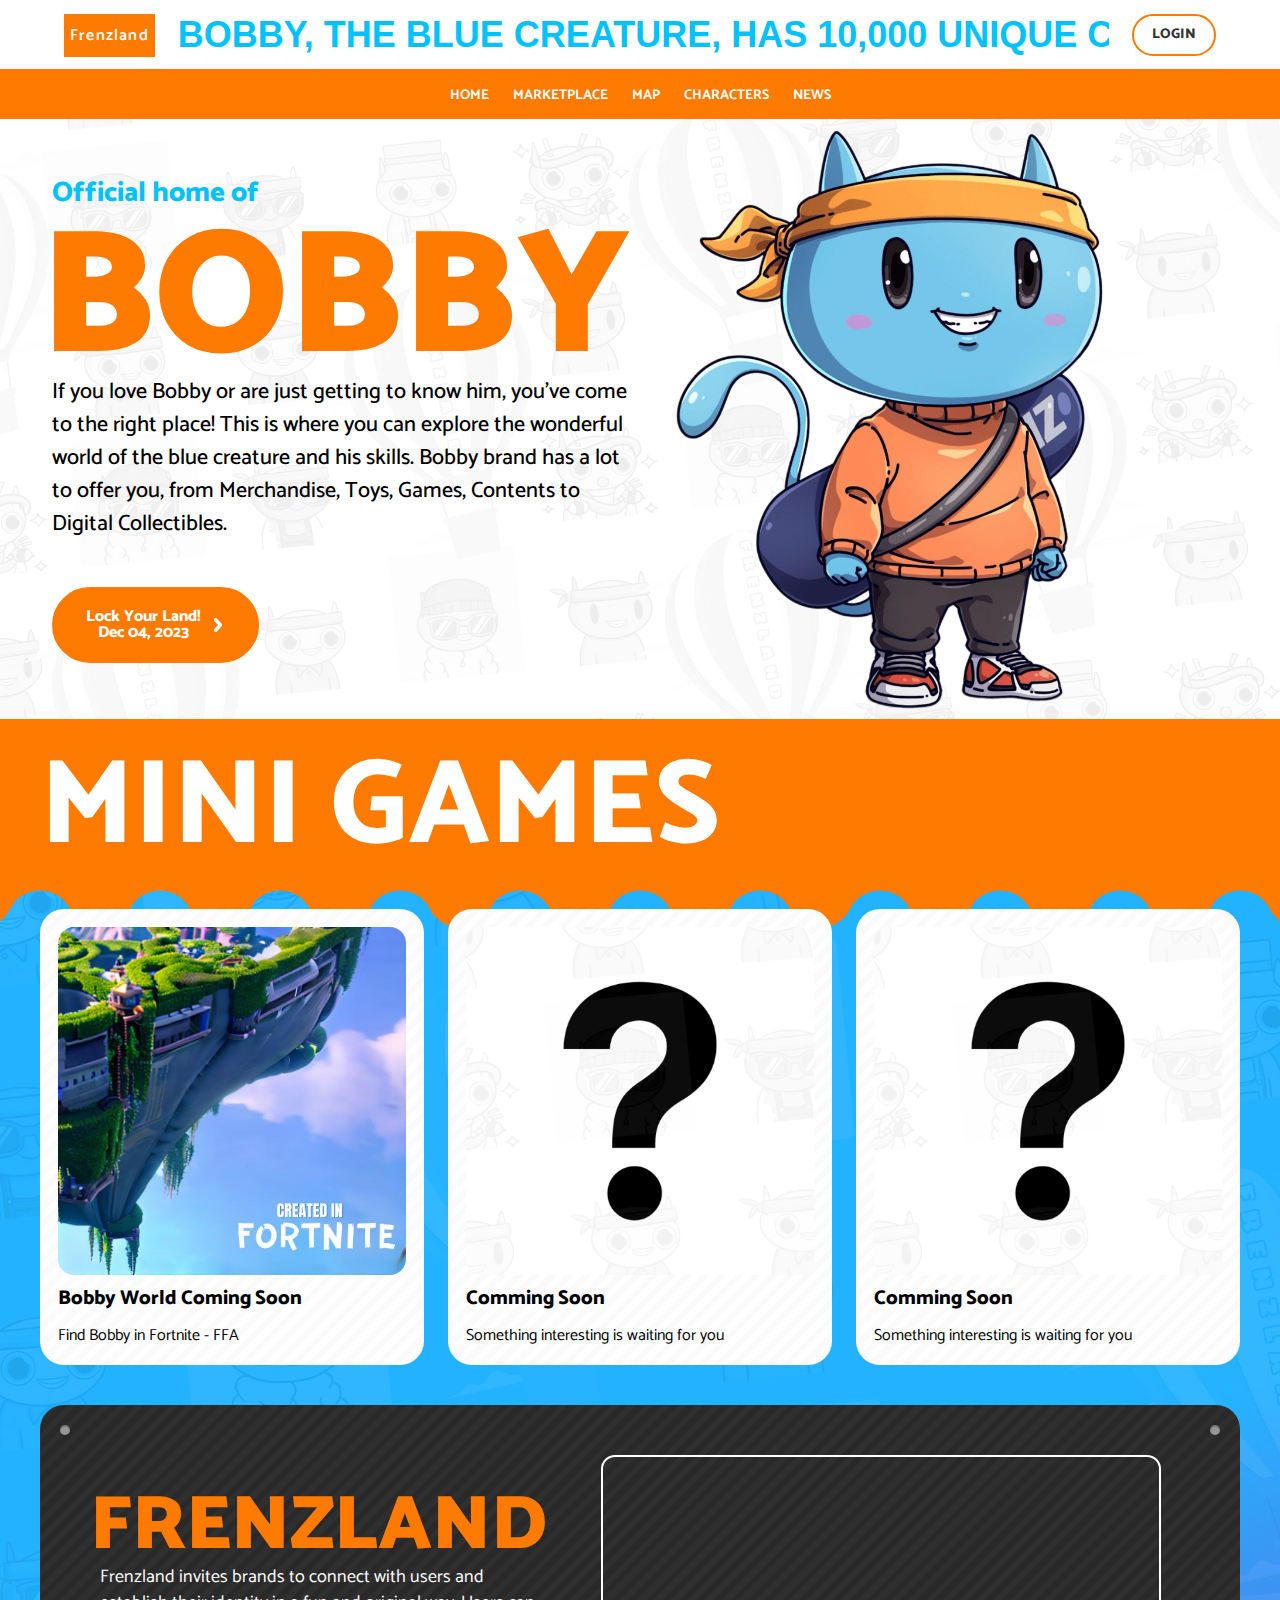
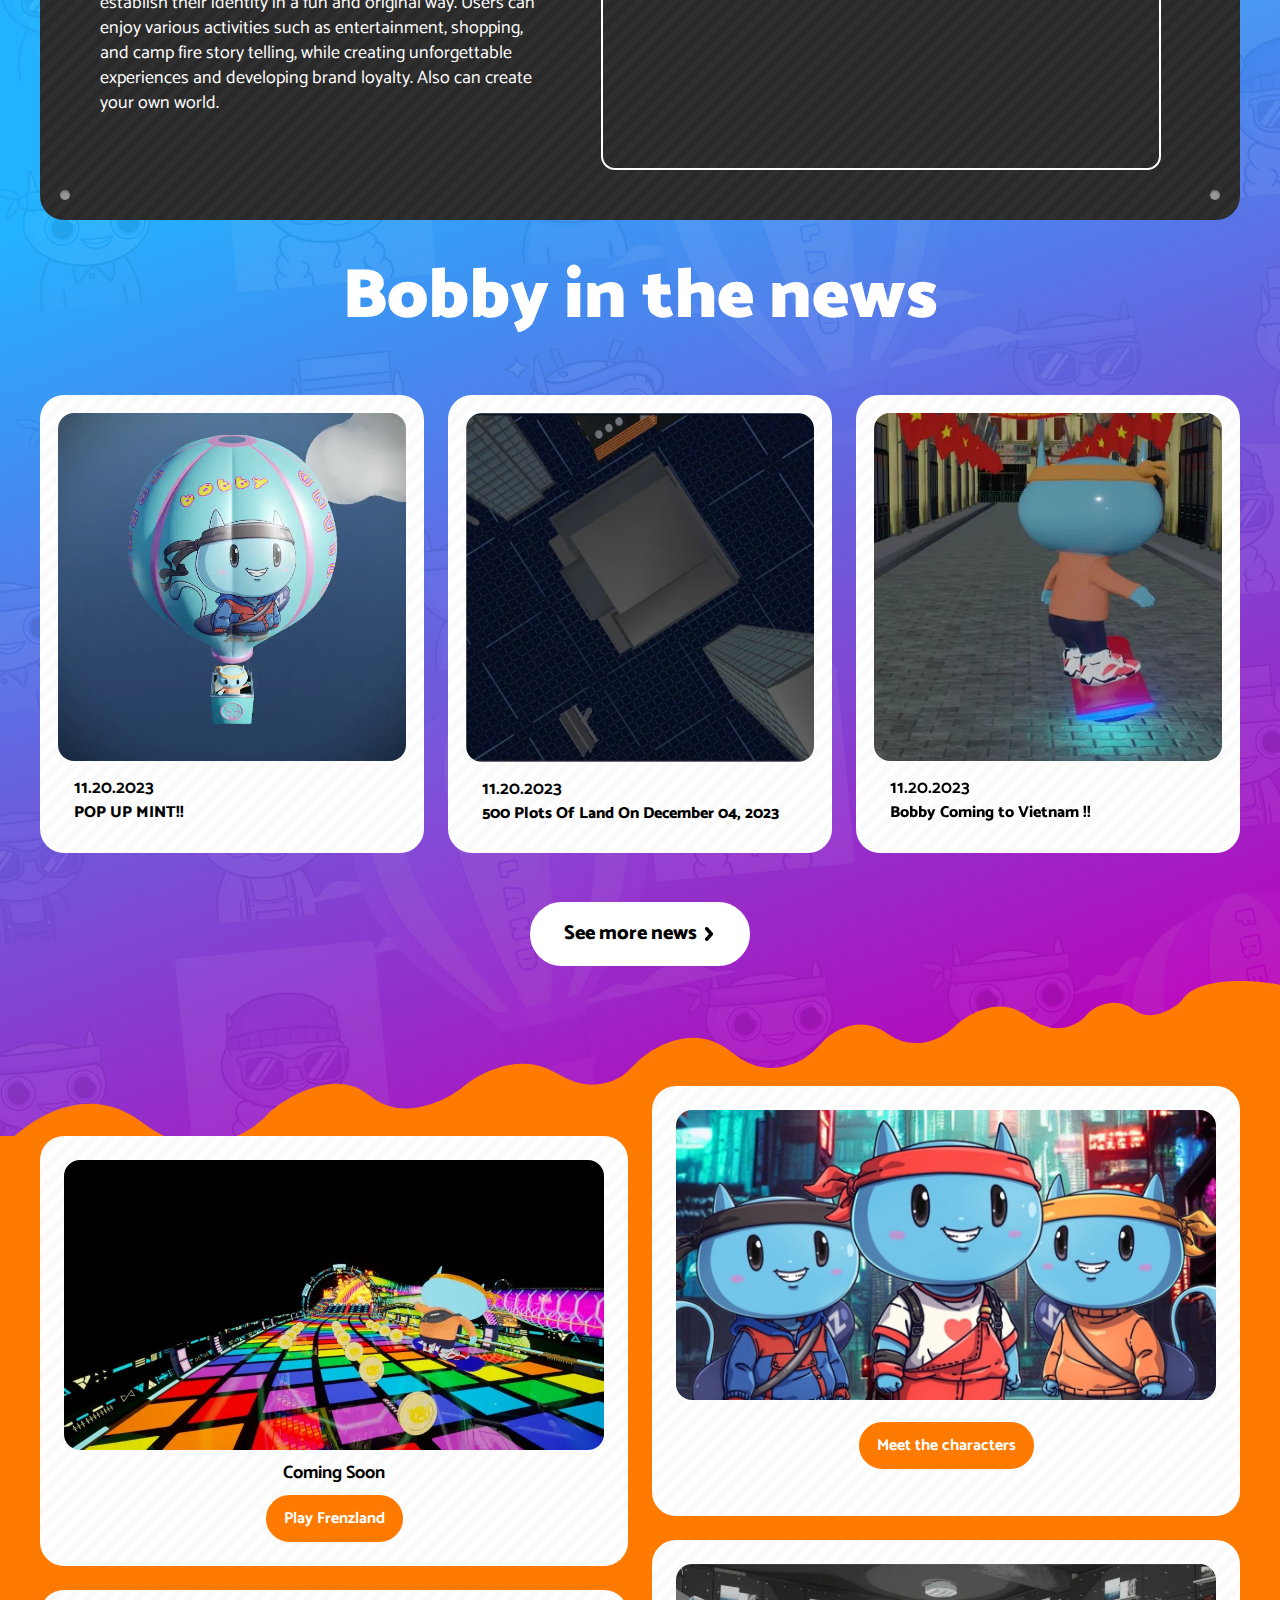
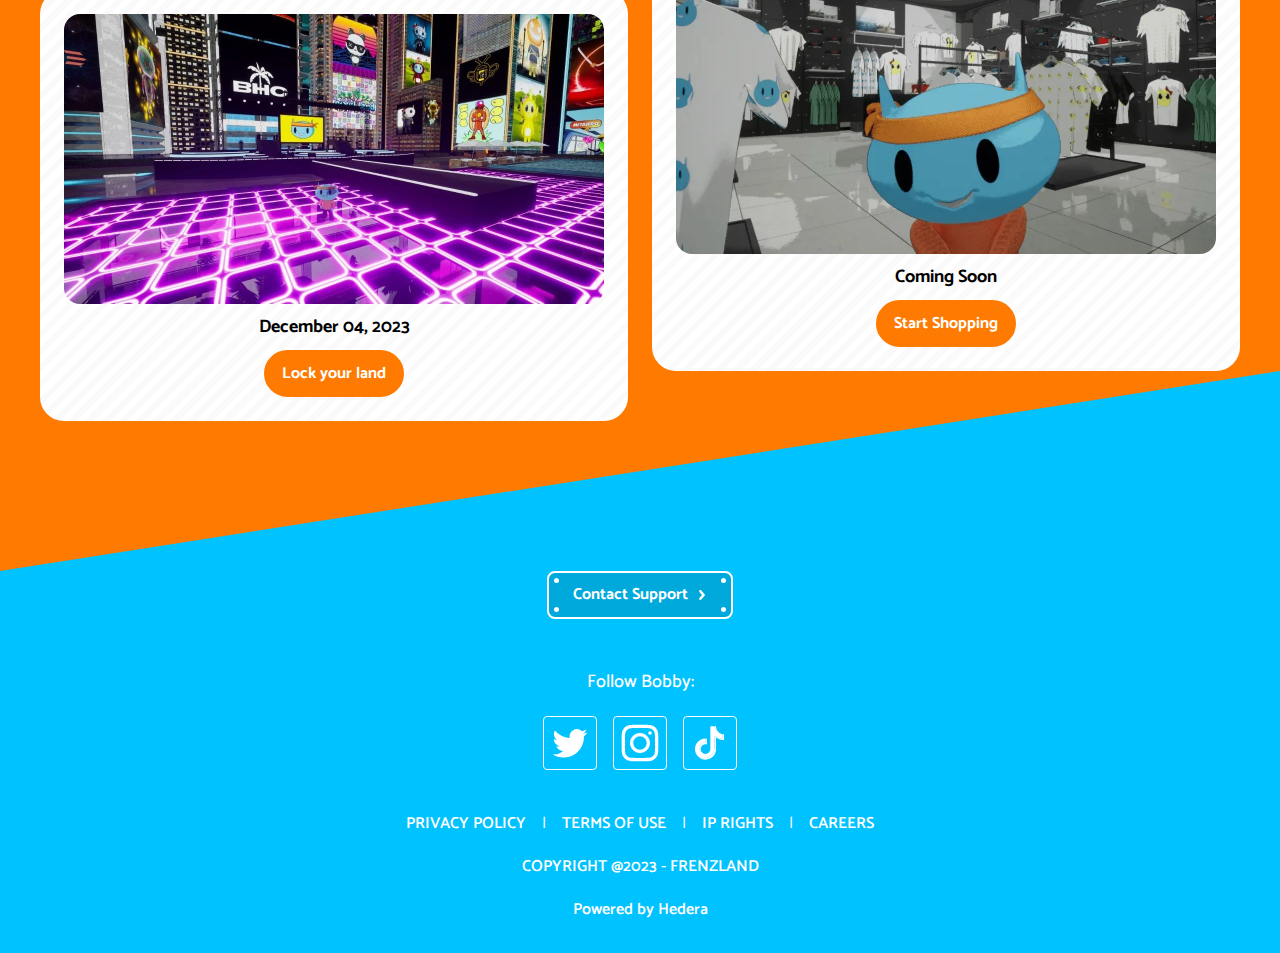
<file: index.html>
<!DOCTYPE html>
<html lang="en">
<head>
    <meta charset="UTF-8">
    <meta name="viewport" content="width=device-width, initial-scale=1.0">
    <title>The Offical Home of Bobby</title>
    <link rel="apple-touch-icon" sizes="180x180" href="./images/asset/favicon/apple-touch-icon.png">
    <link rel="icon" type="image/png" sizes="32x32" href="./images/asset/favicon/favicon.png">
    <link rel="icon" type="image/png" sizes="16x16" href="./images/asset/favicon/favicon.png">
    <link rel="manifest" href="./images/asset/favicon/site.webmanifest">
    <link rel="stylesheet" href="style.css">
    <link rel="stylesheet" href="responsive.css">
    <link rel="preconnect" href="https://fonts.googleapis.com">
    <link rel="preconnect" href="https://fonts.gstatic.com" crossorigin>
    <link href="https://fonts.googleapis.com/css2?family=Catamaran:wght@100;200;300;400;500;600;700;800;900&family=Inter:wght@100;200;300;400;500;600;700;800;900&display=swap" rel="stylesheet">
    <link href="https://db.onlinewebfonts.com/c/7c1c241f20bff52b24056c04cd20703c?family=Menco+W00+Black" rel="stylesheet">
</head>
<body>
    <div class="container">
        <div class="popup">
            <div class="login_popup style_popup">
                <div class="close_popup">
                    <svg xmlns="http://www.w3.org/2000/svg" fill="none" viewBox="0 0 24 24" stroke-width="1.5" stroke="currentColor" class="w-6 h-6">
                        <path stroke-linecap="round" stroke-linejoin="round" d="M6 18L18 6M6 6l12 12" />
                    </svg>   
                </div>
                <h2>Login</h2>
                <div class="popup_container">
                    <form action="">
                        <div class="inputText">
                            <input type="text" name="email" id="email" placeholder="email">
                        </div>
                        <div class="inputPassword">
                            <input type="password" name="password" id="password" placeholder="password">
                        </div>
                        <div class="link">
                            <a href="javascript:void(0)">Forgot password?</a>
                        </div>
                        <input type="submit" value="Login" name="login">
                    </form>
                    <div class="or"></div>
                    <div class="connectWallet">
                        <span>Connect</span><img src="./images/asset/hashpack.webp" alt="">
                    </div>
                    <div class="link">
                        <span>Don't have an account?</span>
                        <a href="javascript:void(0)" id="signup">Sign up</a>
                    </div>
                </div>
            </div>
            <div class="signup_popup style_popup">
                <div class="close_popup">
                    <svg xmlns="http://www.w3.org/2000/svg" fill="none" viewBox="0 0 24 24" stroke-width="1.5" stroke="currentColor" class="w-6 h-6">
                        <path stroke-linecap="round" stroke-linejoin="round" d="M6 18L18 6M6 6l12 12" />
                    </svg>   
                </div>
                <h2>Sign up</h2>
                <p>Create an account with Bobby</p>
                <div class="popup_container">
                    <form action="">
                        <div class="inputText">
                            <input type="text" name="email" id="email" placeholder="email">
                        </div>
                        <div class="inputPassword">
                            <input type="password" name="password" id="password" placeholder="password">
                        </div>
                        <div class="check">
                            <div class="container_check">
                                
                                <input type="checkbox" name="" id="">
                                <label for="">
                                    <svg xmlns="http://www.w3.org/2000/svg" fill="none" viewBox="0 0 24 24" stroke-width="1.5" stroke="currentColor" class="w-6 h-6">
                                        <path stroke-linecap="round" stroke-linejoin="round" d="M4.5 12.75l6 6 9-13.5" />
                                    </svg>  
                                </label>
                            </div>
                            <span>
                                I agree with Bobby's <a href="javascript:void(0)">Terms and Conditions</a> and that my personal data will be processed pursuant to the <a href="javascript:void(0)">Privacy Policy</a>.
                            </span>
                        </div>
                        <input type="submit" value="Sign up" name="signup">
                    </form>
                    <div class="or"></div>
                    <div class="connectWallet">
                        <span>Connect</span><img src="./images/asset/hashpack.webp" alt="">
                    </div>
                    <div class="link">
                        <span>Do you have an account?</span>
                        <a href="javascript:void(0)" class="login">Log in</a>
                    </div>
                </div>
            </div>
        </div>
        
        <header>
            <div class="nav_sub">
                
                <div class="logo_text logo_frenzland">
                    Frenzland
                </div>
                <div class="noti">
                    <div class="text">
                        <span>BOBBY, THE BLUE CREATURE, HAS 10,000 UNIQUE COLLECTIBLES COMING SOON!!</span>
                        <img src="/images/bobbyface.png" width="30px" alt="">
                        <span>BOBBY, THE BLUE CREATURE, HAS 10,000 UNIQUE COLLECTIBLES COMING SOON!!</span>
                        <img src="/images/bobbyface.png" width="30px" alt="">
                        <span>BOBBY, THE BLUE CREATURE, HAS 10,000 UNIQUE COLLECTIBLES COMING SOON!!</span>
                        <img src="/images/bobbyface.png" width="30px" alt="">
                        <span>BOBBY, THE BLUE CREATURE, HAS 10,000 UNIQUE COLLECTIBLES COMING SOON!!</span>
                        <img src="/images/bobbyface.png" width="30px" alt="">
                        <span>BOBBY, THE BLUE CREATURE, HAS 10,000 UNIQUE COLLECTIBLES COMING SOON!!</span>
                        <img src="/images/bobbyface.png" width="30px" alt="">
                        <span>BOBBY, THE BLUE CREATURE, HAS 10,000 UNIQUE COLLECTIBLES COMING SOON!!</span>
                    </div>
                </div>
                <div class="right">
                    <div class="btn login" id="login">
                        <span>Login</span>
                    </div>
                </div>
            </div>
            <nav class="main">
                <div class="close">
                    <svg xmlns="http://www.w3.org/2000/svg" fill="none" viewBox="0 0 24 24" stroke-width="1.5" stroke="currentColor" class="w-6 h-6">
                        <path stroke-linecap="round" stroke-linejoin="round" d="M6 18L18 6M6 6l12 12" />
                    </svg>
                </div>
                <div class="navbar">
                    <svg width="24" xmlns="http://www.w3.org/2000/svg" fill="none" viewBox="0 0 24 24" stroke-width="1.5" stroke="currentColor" class="w-6 h-6">
                        <path stroke-linecap="round" stroke-linejoin="round" d="M3.75 6.75h16.5M3.75 12h16.5m-16.5 5.25H12" />
                    </svg>                      
                </div>
                <ul>
                    <li><a href="./index.html">Home</a></li>
                    <li><a href="javascript:void(0)">Marketplace</a></li>
                    <li><a href="javascript:void(0)">Map</a></li>
                    <li><a href="./characters.html">Characters</a></li>
                    <li><a href="./news.html">News</a></li>
                    <img src="/images/bobbyface.png" alt="">
                </ul>
            </nav>
            
        </header>
        <div class="home">
            <div class="home_container">
                <div class="header_home">
                    <h2>
                        <span class="label">Official home of</span>
                        <span class="heading">BOBBY</span>
                    </h2>
                    
                    <p>If you love Bobby or are just getting to know him, you’ve come to the right place! This is where you can explore the wonderful world of the blue creature and his skills. Bobby brand has a lot to offer you, from Merchandise, Toys, Games, Contents to Digital Collectibles.</p>
                    
                    <a href="javascript:void(0)" class="btn_cta">
                        <span>
                            <span>Lock Your Land!</span>
                            <span>Dec 04, 2023</span>
                        </span>
                        <svg viewBox="0 0 24 24" xmlns="http://www.w3.org/2000/svg" mirror-in-rtl="true" fill="#000000"><g id="SVGRepo_bgCarrier" stroke-width="0"></g><g id="SVGRepo_tracerCarrier" stroke-linecap="round" stroke-linejoin="round"></g><g id="SVGRepo_iconCarrier"> <path d="M10.25 22.987l7.99-9c.51-.57.76-1.28.76-1.99s-.25-1.42-.74-1.98c-.01 0-.01-.01-.01-.01l-.02-.02-7.98-8.98c-1.1-1.24-3.002-1.35-4.242-.25-1.24 1.1-1.35 3-.25 4.23l6.23 7.01-6.23 7.01c-1.1 1.24-.99 3.13.25 4.24 1.24 1.1 3.13.98 4.24-.26z"></path> </g></svg>
                    </a>
                </div>
                <div class="img_home">
                    <img src="images/bobby3.png" alt="">
                </div>
            </div>
        </div>
        <div class="minigame">
            <div class="box"></div>
            <!-- <svg class="shape" xmlns="http://www.w3.org/2000/svg" viewBox="0 0 676 100" fill="none">
                <path d="M790 40.7817C790 14.9449 769.055 -6 743.218 -6L-109.913 -6C-133.879 -6 -153.95 12.1509 -156.352 35.9959C-159.589 68.1398 -129.978 93.7727 -98.6297 85.9625L51.1001 48.6581C65.3072 45.1184 80.1539 45.0208 94.4064 48.3731L301.424 97.0667C315.22 100.312 329.579 100.325 343.381 97.1071L551.62 48.5494C566.475 45.0855 581.958 45.3695 596.676 49.3758L730.931 85.921C760.686 94.0204 790 71.6189 790 40.7817Z" fill="#FF7A00"/>
            </svg> -->
            <div class="heading">
                <h3>Mini games</h3>
            </div>
            <div class="minigame_container">
                <a href="javascript:void(0)">
                    <div class="card">
                        <div class="img">
                            <img src="images/minigame1.jpg" alt="">
                        </div>
                        <div class="text">
                            <div class="title">Bobby World Coming Soon</div>
                            <div class="des">Find Bobby in Fortnite - FFA</div>
                        </div>
                    </div>
                </a>
                <a href="javascript:void(0)">
                    <div class="card">
                        <div class="img">
                            <img src="images/minigame_comingsoon.png" alt="">
                        </div>
                        <div class="text">
                            <div class="title">Comming Soon</div>
                            <div class="des">Something interesting is waiting for you</div>
                        </div>
                    </div>
                </a>
                <a href="javascript:void(0)">
                    <div class="card">
                        <div class="img">
                            <img src="images/minigame_comingsoon.png" alt="">
                        </div>
                        <div class="text">
                            <div class="title">Comming Soon</div>
                            <div class="des">Something interesting is waiting for you</div>
                        </div>
                    </div>
                </a>
                <!-- <a href="javascript:void(0)">moregame</a> -->
             
            </div>
            <!-- VIDEO TRAILER -->
            <div class="trailer">
                <div class="trailer_container">
                    <div class="dot1 dot"></div>
                    <div class="dot2 dot"></div>
                    <div class="heading">
                        <h4>Frenzland</h4>
                        <p>Frenzland invites brands to connect with users and establish their identity in a fun and original way. Users can enjoy various activities such as entertainment, shopping, and camp fire story telling, while creating unforgettable experiences and developing brand loyalty. Also can create your own world. </p>
                    </div>
                    <div class="video">
                        <iframe width="560" height="315" src="https://www.youtube.com/embed/S1IMUzyp6UE?si=g83aubaImya19jb0" frameborder="0" allow="accelerometer; autoplay; encrypted-media; gyroscope; picture-in-picture" allowfullscreen></iframe>
                    </div>
                </div>
            </div>
            <!-- NEWS -->
            <div class="news">
                <div class="heading">
                    <h3>Bobby in the news</h3>
                    
                </div>
                <div class="news_container">
                    <div class="card">
                        <div class="video">
                            <video src="./videos/news1.mp4" autoplay loop muted></video>
                        </div>
                        <div class="content">
                            <span class="date">11.20.2023</span>
                            <div class="title_post">POP UP MINT!!</div>
                            <!-- <a href="javascript:void(0)"><span>Read more <svg viewBox="0 0 24 24" xmlns="http://www.w3.org/2000/svg" mirror-in-rtl="true" fill="#000000"><g id="SVGRepo_bgCarrier" stroke-width="0"></g><g id="SVGRepo_tracerCarrier" stroke-linecap="round" stroke-linejoin="round"></g><g id="SVGRepo_iconCarrier"> <path d="M10.25 22.987l7.99-9c.51-.57.76-1.28.76-1.99s-.25-1.42-.74-1.98c-.01 0-.01-.01-.01-.01l-.02-.02-7.98-8.98c-1.1-1.24-3.002-1.35-4.242-.25-1.24 1.1-1.35 3-.25 4.23l6.23 7.01-6.23 7.01c-1.1 1.24-.99 3.13.25 4.24 1.24 1.1 3.13.98 4.24-.26z"></path> </g></svg></span></a> -->
                        </div>
                    </div>
                    <div class="card">
                        <div class="img">
                            <img src="./images/news2.webp" alt="500 Plots Of Land On December 04, 2023">
                        </div>
                        <div class="content">
                            <span class="date">11.20.2023</span>
                            <div class="title_post">500 Plots Of Land On December 04, 2023</div>
                            <!-- <a href="javascript:void(0)"><span>Read more <svg viewBox="0 0 24 24" xmlns="http://www.w3.org/2000/svg" mirror-in-rtl="true" fill="#000000"><g id="SVGRepo_bgCarrier" stroke-width="0"></g><g id="SVGRepo_tracerCarrier" stroke-linecap="round" stroke-linejoin="round"></g><g id="SVGRepo_iconCarrier"> <path d="M10.25 22.987l7.99-9c.51-.57.76-1.28.76-1.99s-.25-1.42-.74-1.98c-.01 0-.01-.01-.01-.01l-.02-.02-7.98-8.98c-1.1-1.24-3.002-1.35-4.242-.25-1.24 1.1-1.35 3-.25 4.23l6.23 7.01-6.23 7.01c-1.1 1.24-.99 3.13.25 4.24 1.24 1.1 3.13.98 4.24-.26z"></path> </g></svg></span></a> -->
                        </div>
                    </div>
                    <div class="card">
                        <div class="img">
                            <img src="./images/news3.webp" alt="Bobby Coming to Vietnam">
                        </div>
                        <div class="content">
                            <span class="date">11.20.2023</span>
                            <div class="title_post">Bobby Coming to Vietnam !!</div>
                            <!-- <a href="javascript:void(0)"><span>Read more <svg viewBox="0 0 24 24" xmlns="http://www.w3.org/2000/svg" mirror-in-rtl="true" fill="#000000"><g id="SVGRepo_bgCarrier" stroke-width="0"></g><g id="SVGRepo_tracerCarrier" stroke-linecap="round" stroke-linejoin="round"></g><g id="SVGRepo_iconCarrier"> <path d="M10.25 22.987l7.99-9c.51-.57.76-1.28.76-1.99s-.25-1.42-.74-1.98c-.01 0-.01-.01-.01-.01l-.02-.02-7.98-8.98c-1.1-1.24-3.002-1.35-4.242-.25-1.24 1.1-1.35 3-.25 4.23l6.23 7.01-6.23 7.01c-1.1 1.24-.99 3.13.25 4.24 1.24 1.1 3.13.98 4.24-.26z"></path> </g></svg></span></a> -->
                        </div>
                    </div>
                    
                    <div></div>
                    
                    <div></div>
                </div>
                <div class="btn_seemorenews">
                    <a href="./news.html" class="btn_seemore">
                        <span>See more news</span>
                        <svg viewBox="0 0 24 24" xmlns="http://www.w3.org/2000/svg" mirror-in-rtl="true" fill="#000000"><g id="SVGRepo_bgCarrier" stroke-width="0"></g><g id="SVGRepo_tracerCarrier" stroke-linecap="round" stroke-linejoin="round"></g><g id="SVGRepo_iconCarrier"> <path d="M10.25 22.987l7.99-9c.51-.57.76-1.28.76-1.99s-.25-1.42-.74-1.98c-.01 0-.01-.01-.01-.01l-.02-.02-7.98-8.98c-1.1-1.24-3.002-1.35-4.242-.25-1.24 1.1-1.35 3-.25 4.23l6.23 7.01-6.23 7.01c-1.1 1.24-.99 3.13.25 4.24 1.24 1.1 3.13.98 4.24-.26z"></path> </g></svg>
                    </a>
                </div>
            </div>
            <svg class="shape2" xmlns="http://www.w3.org/2000/svg" viewBox="0 0 1548 284" fill="none">
                <path d="M1370.44 35.4483C1391.25 51.3857 1418.12 35.5572 1428.96 25.6507C1446.57 -5.17889 1514.99 -0.693909 1547 5.40231V283H1V205.926C28.8423 172.288 102.033 118.466 172.055 172.288C242.078 226.109 305.599 184.915 328.606 157.591C351.947 138.105 408.132 107.166 446.144 139.302C484.156 171.438 536.34 147.249 557.68 131.138C577.52 113.393 628.403 84.8933 673.217 112.849C718.032 140.805 752.91 119.272 764.747 105.011C785.087 82.912 837.471 48.3811 884.286 87.0488C931.101 125.717 975.815 97.0641 992.321 77.9044C1004.82 63.208 1038.34 39.8898 1072.35 64.1878C1106.36 88.4857 1140.54 69.9575 1153.37 57.6561C1168.71 41.7622 1208.19 16.8329 1243.4 44.2661C1278.61 71.6992 1307.42 51.9953 1317.43 38.7141C1326.43 30.9849 1349.64 19.511 1370.44 35.4483Z" fill="#FF7A00" stroke="#FF7A00" stroke-width="2"/>
            </svg>
        </div>
        <div class="shopping">
            
            <div class="shopping_container">
                <div class="card">
                    <div class="img">
                        <img src="./images/playfrenzland.webp" alt="Play Frenzland">
                    </div>
                    <div class="content">
                        <!-- <div class="title">Play Frenzland</div> -->
                        <p class="des">Coming Soon</p>
                        <a href="javascript:void(0)" class="btn">Play Frenzland</a>
                    </div>
                </div>
                <div class="card">
                    <div class="img">
                        <img src="./images/characters.webp" alt="Meet the characters">
                    </div>
                    <div class="content">
                        <!-- <div class="title">Meet the characters</div> -->
                        <p class="des"></p>
                        <a href="./characters.html" class="btn">Meet the characters</a>
                    </div>
                </div>
                <div class="card">
                    <div class="img">
                        <img src="./images/buyland.webp" alt="Lock your land">
                    </div>
                    <div class="content">
                        <!-- <div class="title">Land</div> -->
                        <p class="des">December 04, 2023</p>
                        <a href="javascript:void(0)" class="btn">Lock your land</a>
                    </div>
                </div>
                <div class="card">
                    <div class="img">
                        <img src="./images/shopping.webp" alt="Start Shopping">
                    </div>
                    <div class="content">
                        <!-- <div class="title">Jupiter Mall</div> -->
                        <p class="des">Coming Soon</p>
                        <a href="javascript:void(0)" class="btn">Start Shopping</a>
                    </div>
                </div>
            </div>
            
        </div>
        
        <footer>
            
            <div class="shape"></div>
            <!-- <div class="logo_text logo_frenzland">
                Frenzland
            </div> -->
            <div class="btn_contact">
                
                <a href="https://discord.gg/ANg2JtGMjT" target="_blank">
                    <div class="dot dot1"></div>
                    <div class="dot dot2"></div>
                    <span>Contact Support</span>
                    <svg viewBox="0 0 24 24" xmlns="http://www.w3.org/2000/svg" mirror-in-rtl="true" fill="#000000"><g id="SVGRepo_bgCarrier" stroke-width="0"></g><g id="SVGRepo_tracerCarrier" stroke-linecap="round" stroke-linejoin="round"></g><g id="SVGRepo_iconCarrier"> <path d="M10.25 22.987l7.99-9c.51-.57.76-1.28.76-1.99s-.25-1.42-.74-1.98c-.01 0-.01-.01-.01-.01l-.02-.02-7.98-8.98c-1.1-1.24-3.002-1.35-4.242-.25-1.24 1.1-1.35 3-.25 4.23l6.23 7.01-6.23 7.01c-1.1 1.24-.99 3.13.25 4.24 1.24 1.1 3.13.98 4.24-.26z"></path> </g></svg>
                </a>
            </div>
            <div class="social_rating">
                <div class="icon_social">
                    <span>Follow Bobby:</span>
                    <div class="list">
                        <!-- <a href="javascript:void(0)" class="item">
                            <svg fill="#000000" viewBox="0 0 32 32" xmlns="http://www.w3.org/2000/svg"><g id="SVGRepo_bgCarrier" stroke-width="0"></g><g id="SVGRepo_tracerCarrier" stroke-linecap="round" stroke-linejoin="round"></g><g id="SVGRepo_iconCarrier"><path d="M21.95 5.005l-3.306-.004c-3.206 0-5.277 2.124-5.277 5.415v2.495H10.05v4.515h3.317l-.004 9.575h4.641l.004-9.575h3.806l-.003-4.514h-3.803v-2.117c0-1.018.241-1.533 1.566-1.533l2.366-.001.01-4.256z"></path></g></svg>
                        </a> -->
                        <!-- <a href="javascript:void(0)" class="item" target="_blank">
                            <svg viewBox="0 -3 20 20" version="1.1" xmlns="http://www.w3.org/2000/svg" xmlns:xlink="http://www.w3.org/1999/xlink" fill="#000000"><g id="SVGRepo_bgCarrier" stroke-width="0"></g><g id="SVGRepo_tracerCarrier" stroke-linecap="round" stroke-linejoin="round"></g><g id="SVGRepo_iconCarrier"> <title>youtube [#168]</title> <desc>Created with Sketch.</desc> <defs> </defs> <g id="Page-1" stroke="none" stroke-width="1" fill="none" fill-rule="evenodd"> <g id="Dribbble-Light-Preview" transform="translate(-300.000000, -7442.000000)" fill="#fff"> <g id="icons" transform="translate(56.000000, 160.000000)"> <path d="M251.988432,7291.58588 L251.988432,7285.97425 C253.980638,7286.91168 255.523602,7287.8172 257.348463,7288.79353 C255.843351,7289.62824 253.980638,7290.56468 251.988432,7291.58588 M263.090998,7283.18289 C262.747343,7282.73013 262.161634,7282.37809 261.538073,7282.26141 C259.705243,7281.91336 248.270974,7281.91237 246.439141,7282.26141 C245.939097,7282.35515 245.493839,7282.58153 245.111335,7282.93357 C243.49964,7284.42947 244.004664,7292.45151 244.393145,7293.75096 C244.556505,7294.31342 244.767679,7294.71931 245.033639,7294.98558 C245.376298,7295.33761 245.845463,7295.57995 246.384355,7295.68865 C247.893451,7296.0008 255.668037,7296.17532 261.506198,7295.73552 C262.044094,7295.64178 262.520231,7295.39147 262.895762,7295.02447 C264.385932,7293.53455 264.28433,7285.06174 263.090998,7283.18289" id="youtube-[#168]"> </path> </g> </g> </g> </g></svg>
                        </a> -->
                        <a href="https://x.com/Frenzland_" class="item" target="_blank">
                            <svg viewBox="0 0 16 16" xmlns="http://www.w3.org/2000/svg" fill="#000000"><g id="SVGRepo_bgCarrier" stroke-width="0"></g><g id="SVGRepo_tracerCarrier" stroke-linecap="round" stroke-linejoin="round"></g><g id="SVGRepo_iconCarrier"><path d="M15 3.784a5.63 5.63 0 0 1-.65.803 6.058 6.058 0 0 1-.786.68 5.442 5.442 0 0 1 .014.377c0 .574-.061 1.141-.184 1.702a8.467 8.467 0 0 1-.534 1.627 8.444 8.444 0 0 1-1.264 2.04 7.768 7.768 0 0 1-1.72 1.521 7.835 7.835 0 0 1-2.095.95 8.524 8.524 0 0 1-2.379.329 8.178 8.178 0 0 1-2.293-.325A7.921 7.921 0 0 1 1 12.52a5.762 5.762 0 0 0 4.252-1.19 2.842 2.842 0 0 1-2.273-1.19 2.878 2.878 0 0 1-.407-.8c.091.014.181.026.27.035a2.797 2.797 0 0 0 1.022-.089 2.808 2.808 0 0 1-.926-.362 2.942 2.942 0 0 1-.728-.633 2.839 2.839 0 0 1-.65-1.822v-.033c.402.227.837.348 1.306.362a2.943 2.943 0 0 1-.936-1.04 2.955 2.955 0 0 1-.253-.649 2.945 2.945 0 0 1 .007-1.453c.063-.243.161-.474.294-.693.364.451.77.856 1.216 1.213a8.215 8.215 0 0 0 3.008 1.525 7.965 7.965 0 0 0 1.695.263 2.15 2.15 0 0 1-.058-.325 3.265 3.265 0 0 1-.017-.331c0-.397.075-.77.226-1.118a2.892 2.892 0 0 1 1.528-1.528 2.79 2.79 0 0 1 1.117-.225 2.846 2.846 0 0 1 2.099.909 5.7 5.7 0 0 0 1.818-.698 2.815 2.815 0 0 1-1.258 1.586A5.704 5.704 0 0 0 15 3.785z"></path></g></svg>
                        </a>
                        <a href="javascript:void(0)" class="item">
                            <svg viewBox="0 0 24 24" fill="none" xmlns="http://www.w3.org/2000/svg"><g id="SVGRepo_bgCarrier" stroke-width="0"></g><g id="SVGRepo_tracerCarrier" stroke-linecap="round" stroke-linejoin="round"></g><g id="SVGRepo_iconCarrier"> <path fill-rule="evenodd" clip-rule="evenodd" d="M12 18C15.3137 18 18 15.3137 18 12C18 8.68629 15.3137 6 12 6C8.68629 6 6 8.68629 6 12C6 15.3137 8.68629 18 12 18ZM12 16C14.2091 16 16 14.2091 16 12C16 9.79086 14.2091 8 12 8C9.79086 8 8 9.79086 8 12C8 14.2091 9.79086 16 12 16Z" fill="#ffffff"></path> <path d="M18 5C17.4477 5 17 5.44772 17 6C17 6.55228 17.4477 7 18 7C18.5523 7 19 6.55228 19 6C19 5.44772 18.5523 5 18 5Z" fill="#ffffff"></path> <path fill-rule="evenodd" clip-rule="evenodd" d="M1.65396 4.27606C1 5.55953 1 7.23969 1 10.6V13.4C1 16.7603 1 18.4405 1.65396 19.7239C2.2292 20.8529 3.14708 21.7708 4.27606 22.346C5.55953 23 7.23969 23 10.6 23H13.4C16.7603 23 18.4405 23 19.7239 22.346C20.8529 21.7708 21.7708 20.8529 22.346 19.7239C23 18.4405 23 16.7603 23 13.4V10.6C23 7.23969 23 5.55953 22.346 4.27606C21.7708 3.14708 20.8529 2.2292 19.7239 1.65396C18.4405 1 16.7603 1 13.4 1H10.6C7.23969 1 5.55953 1 4.27606 1.65396C3.14708 2.2292 2.2292 3.14708 1.65396 4.27606ZM13.4 3H10.6C8.88684 3 7.72225 3.00156 6.82208 3.0751C5.94524 3.14674 5.49684 3.27659 5.18404 3.43597C4.43139 3.81947 3.81947 4.43139 3.43597 5.18404C3.27659 5.49684 3.14674 5.94524 3.0751 6.82208C3.00156 7.72225 3 8.88684 3 10.6V13.4C3 15.1132 3.00156 16.2777 3.0751 17.1779C3.14674 18.0548 3.27659 18.5032 3.43597 18.816C3.81947 19.5686 4.43139 20.1805 5.18404 20.564C5.49684 20.7234 5.94524 20.8533 6.82208 20.9249C7.72225 20.9984 8.88684 21 10.6 21H13.4C15.1132 21 16.2777 20.9984 17.1779 20.9249C18.0548 20.8533 18.5032 20.7234 18.816 20.564C19.5686 20.1805 20.1805 19.5686 20.564 18.816C20.7234 18.5032 20.8533 18.0548 20.9249 17.1779C20.9984 16.2777 21 15.1132 21 13.4V10.6C21 8.88684 20.9984 7.72225 20.9249 6.82208C20.8533 5.94524 20.7234 5.49684 20.564 5.18404C20.1805 4.43139 19.5686 3.81947 18.816 3.43597C18.5032 3.27659 18.0548 3.14674 17.1779 3.0751C16.2777 3.00156 15.1132 3 13.4 3Z" fill="#ffffff"></path> </g></svg>
                        </a>
                        <!-- <a href="javascript:void(0)" class="item">
                            <svg viewBox="0 0 24 24" fill="none" xmlns="http://www.w3.org/2000/svg"><g id="SVGRepo_bgCarrier" stroke-width="0"></g><g id="SVGRepo_tracerCarrier" stroke-linecap="round" stroke-linejoin="round"></g><g id="SVGRepo_iconCarrier"> <path d="M18.59 5.88997C17.36 5.31997 16.05 4.89997 14.67 4.65997C14.5 4.95997 14.3 5.36997 14.17 5.69997C12.71 5.47997 11.26 5.47997 9.83001 5.69997C9.69001 5.36997 9.49001 4.95997 9.32001 4.65997C7.94001 4.89997 6.63001 5.31997 5.40001 5.88997C2.92001 9.62997 2.25001 13.28 2.58001 16.87C4.23001 18.1 5.82001 18.84 7.39001 19.33C7.78001 18.8 8.12001 18.23 8.42001 17.64C7.85001 17.43 7.31001 17.16 6.80001 16.85C6.94001 16.75 7.07001 16.64 7.20001 16.54C10.33 18 13.72 18 16.81 16.54C16.94 16.65 17.07 16.75 17.21 16.85C16.7 17.16 16.15 17.42 15.59 17.64C15.89 18.23 16.23 18.8 16.62 19.33C18.19 18.84 19.79 18.1 21.43 16.87C21.82 12.7 20.76 9.08997 18.61 5.88997H18.59ZM8.84001 14.67C7.90001 14.67 7.13001 13.8 7.13001 12.73C7.13001 11.66 7.88001 10.79 8.84001 10.79C9.80001 10.79 10.56 11.66 10.55 12.73C10.55 13.79 9.80001 14.67 8.84001 14.67ZM15.15 14.67C14.21 14.67 13.44 13.8 13.44 12.73C13.44 11.66 14.19 10.79 15.15 10.79C16.11 10.79 16.87 11.66 16.86 12.73C16.86 13.79 16.11 14.67 15.15 14.67Z" fill="#ffffff"></path> </g></svg>
                        </a> -->
                        <a href="https://www.tiktok.com/@frenzland_" class="item" target="_blank">
                            <svg viewBox="0 0 24 24" fill="none" xmlns="http://www.w3.org/2000/svg"><g id="SVGRepo_bgCarrier" stroke-width="0"></g><g id="SVGRepo_tracerCarrier" stroke-linecap="round" stroke-linejoin="round"></g><g id="SVGRepo_iconCarrier"> <path d="M16.8218 5.1344C16.0887 4.29394 15.648 3.19805 15.648 2H14.7293C14.9659 3.3095 15.7454 4.43326 16.8218 5.1344Z" fill="#ffffff"></path> <path d="M8.3218 11.9048C6.73038 11.9048 5.43591 13.2004 5.43591 14.7931C5.43591 15.903 6.06691 16.8688 6.98556 17.3517C6.64223 16.8781 6.43808 16.2977 6.43808 15.6661C6.43808 14.0734 7.73255 12.7778 9.324 12.7778C9.62093 12.7778 9.90856 12.8288 10.1777 12.9124V9.40192C9.89927 9.36473 9.61628 9.34149 9.324 9.34149C9.27294 9.34149 9.22654 9.34614 9.1755 9.34614V12.0394C8.90176 11.9558 8.61873 11.9048 8.3218 11.9048Z" fill="#ffffff"></path> <path d="M19.4245 6.67608V9.34614C17.6429 9.34614 15.9912 8.77501 14.6456 7.80911V14.7977C14.6456 18.2851 11.8108 21.127 8.32172 21.127C6.97621 21.127 5.7235 20.6998 4.69812 19.98C5.8534 21.2198 7.50049 22 9.32392 22C12.8083 22 15.6478 19.1627 15.6478 15.6707V8.68211C16.9933 9.64801 18.645 10.2191 20.4267 10.2191V6.78293C20.0787 6.78293 19.7446 6.74574 19.4245 6.67608Z" fill="#ffffff"></path> <path d="M14.6456 14.7977V7.80911C15.9912 8.77501 17.6429 9.34614 19.4245 9.34614V6.67608C18.3945 6.45788 17.4899 5.90063 16.8218 5.1344C15.7454 4.43326 14.9704 3.3095 14.7245 2H12.2098L12.2051 15.7775C12.1495 17.3192 10.8782 18.5591 9.32393 18.5591C8.35884 18.5591 7.50977 18.0808 6.98085 17.3564C6.06219 16.8688 5.4312 15.9076 5.4312 14.7977C5.4312 13.205 6.72567 11.9094 8.31708 11.9094C8.61402 11.9094 8.90168 11.9605 9.17079 12.0441V9.35079C5.75598 9.42509 3 12.2298 3 15.6707C3 17.3331 3.64492 18.847 4.69812 19.98C5.7235 20.6998 6.97621 21.127 8.32172 21.127C11.8061 21.127 14.6456 18.2851 14.6456 14.7977Z" fill="#ffffff"></path> </g></svg>
                        </a>
                    </div>
                </div>
                <!-- <div class="rating">
                    <img src="/images/asset/ESRB_Everyone.svg" alt="">
                </div> -->
            </div>
            <div class="link_footer">
                <ul>
                    <li><a href="javascript:void(0)">PRIVACY POLICY</a></li>|
                    <li><a href="javascript:void(0)">TERMS OF USE</a></li>|
                    <li><a href="javascript:void(0)">IP RIGHTS</a></li>|
                    <li><a href="javascript:void(0)">CAREERS</a></li>
                </ul>
                <span class="copyright">
                    COPYRIGHT @2023 - FRENZLAND
                </span>
                <span class="powered">Powered by Hedera</span>
            </div>
        </footer>
        

    </div>

</body>
<script src="./index.js"></script>

</html>
</file>
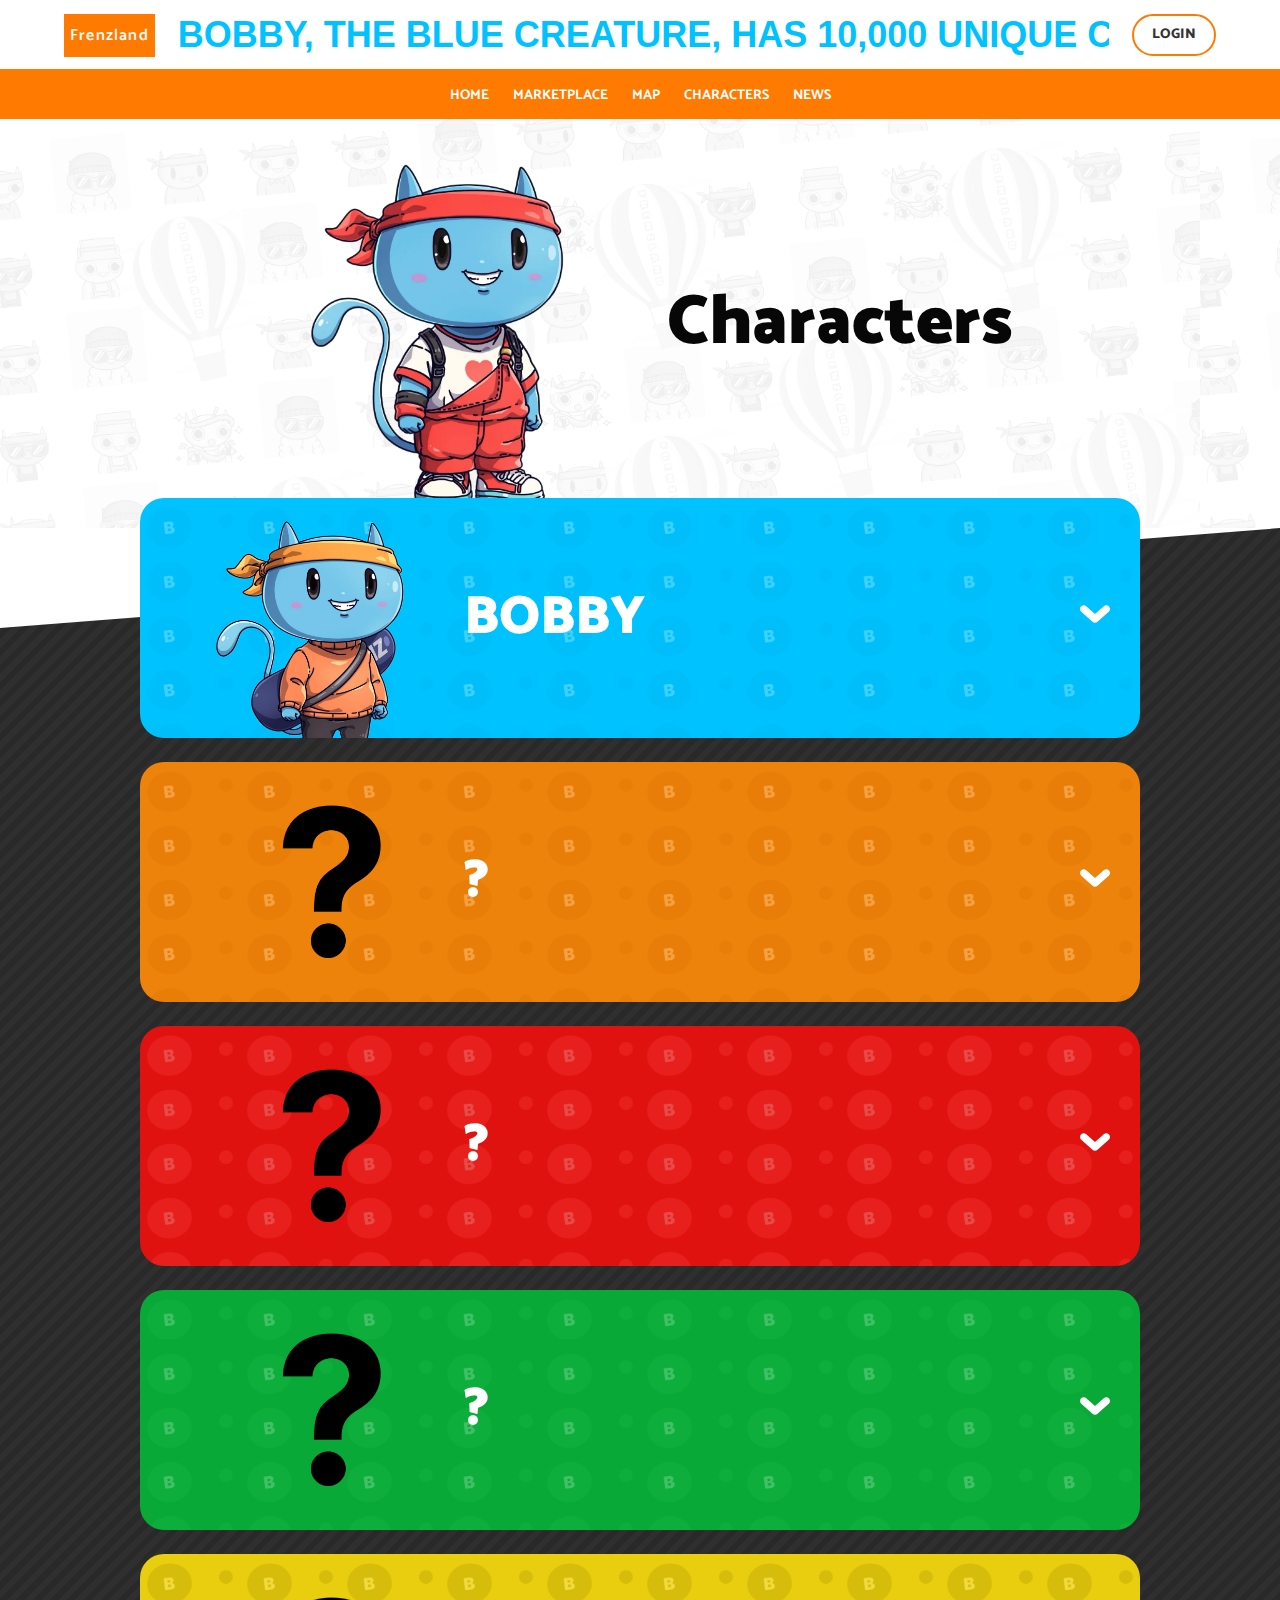
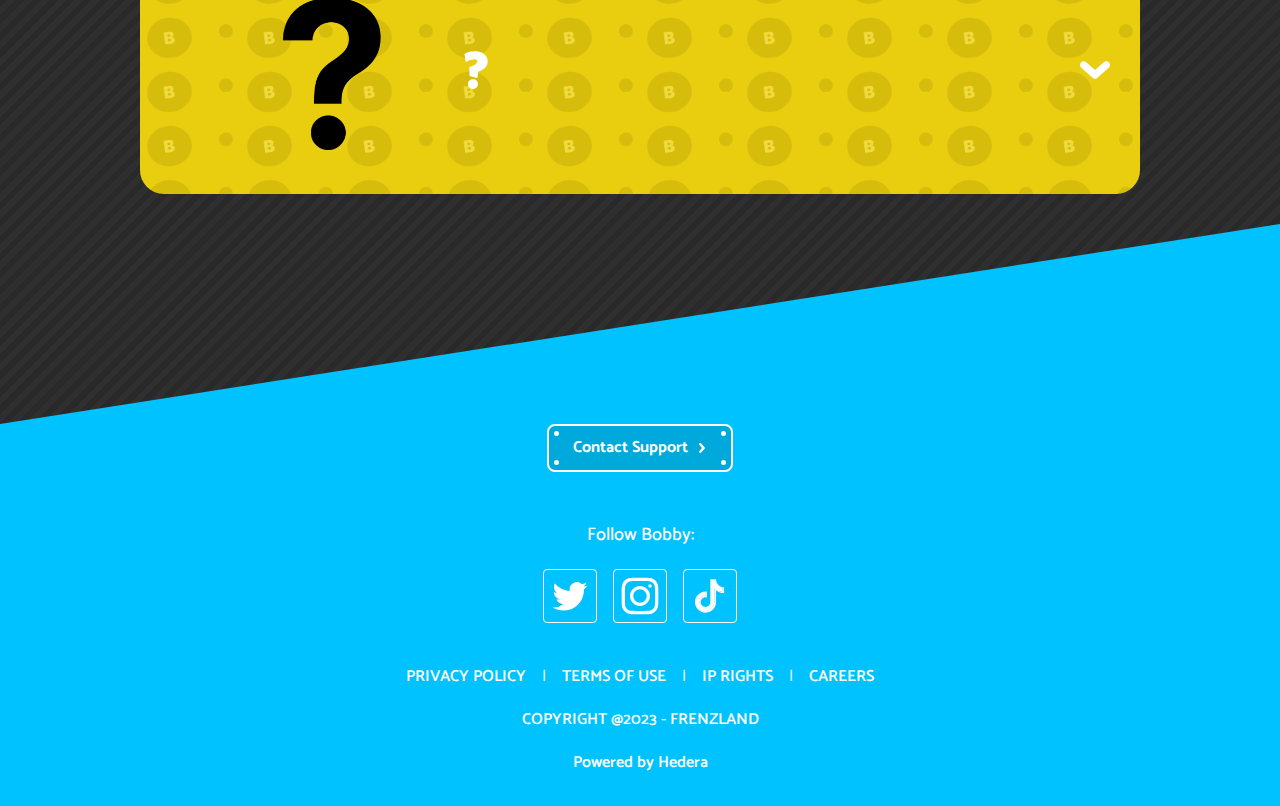
<file: characters.html>
<!DOCTYPE html>
<html lang="en">
<head>
    <meta charset="UTF-8">
    <meta name="viewport" content="width=device-width, initial-scale=1.0">
    <title>The Offical Home of Bobby</title>
    <link rel="apple-touch-icon" sizes="180x180" href="./images/asset/favicon/apple-touch-icon.png">
    <link rel="icon" type="image/png" sizes="32x32" href="./images/asset/favicon/favicon.png">
    <link rel="icon" type="image/png" sizes="16x16" href="./images/asset/favicon/favicon.png">
    <link rel="manifest" href="./images/asset/favicon/site.webmanifest">
    <link rel="stylesheet" href="style.css">
    <link rel="stylesheet" href="characters.css">
    <link rel="stylesheet" href="responsive.css">

    <link rel="preconnect" href="https://fonts.googleapis.com">
    <link rel="preconnect" href="https://fonts.gstatic.com" crossorigin>
    <link href="https://fonts.googleapis.com/css2?family=Catamaran:wght@100;200;300;400;500;600;700;800;900&family=Inter:wght@100;200;300;400;500;600;700;800;900&display=swap" rel="stylesheet">
    <link href="https://db.onlinewebfonts.com/c/7c1c241f20bff52b24056c04cd20703c?family=Menco+W00+Black" rel="stylesheet">
</head>
<body>
    <div class="container">
        <div class="popup">
            <div class="login_popup style_popup">
                <div class="close_popup">
                    <svg xmlns="http://www.w3.org/2000/svg" fill="none" viewBox="0 0 24 24" stroke-width="1.5" stroke="currentColor" class="w-6 h-6">
                        <path stroke-linecap="round" stroke-linejoin="round" d="M6 18L18 6M6 6l12 12" />
                    </svg>   
                </div>
                <h2>Login</h2>
                <div class="popup_container">
                    <form action="">
                        <div class="inputText">
                            <input type="text" name="email" id="email" placeholder="email">
                        </div>
                        <div class="inputPassword">
                            <input type="password" name="password" id="password" placeholder="password">
                        </div>
                        <div class="link">
                            <a href="javascript:void(0)">Forgot password?</a>
                        </div>
                        <input type="submit" value="Login" name="login">
                    </form>
                    <div class="or"></div>
                    <div class="connectWallet">
                        <span>Connect</span><img src="./images/asset/hashpack.webp" alt="">
                    </div>
                    <div class="link">
                        <span>Don't have an account?</span>
                        <a href="javascript:void(0)" id="signup">Sign up</a>
                    </div>
                </div>
            </div>
            <div class="signup_popup style_popup">
                <div class="close_popup">
                    <svg xmlns="http://www.w3.org/2000/svg" fill="none" viewBox="0 0 24 24" stroke-width="1.5" stroke="currentColor" class="w-6 h-6">
                        <path stroke-linecap="round" stroke-linejoin="round" d="M6 18L18 6M6 6l12 12" />
                    </svg>   
                </div>
                <h2>Sign up</h2>
                <p>Create an account with Bobby</p>
                <div class="popup_container">
                    <form action="">
                        <div class="inputText">
                            <input type="text" name="email" id="email" placeholder="email">
                        </div>
                        <div class="inputPassword">
                            <input type="password" name="password" id="password" placeholder="password">
                        </div>
                        <div class="check">
                            <div class="container_check">
                                
                                <input type="checkbox" name="" id="">
                                <label for="">
                                    <svg xmlns="http://www.w3.org/2000/svg" fill="none" viewBox="0 0 24 24" stroke-width="1.5" stroke="currentColor" class="w-6 h-6">
                                        <path stroke-linecap="round" stroke-linejoin="round" d="M4.5 12.75l6 6 9-13.5" />
                                    </svg>  
                                </label>
                            </div>
                            <span>
                                I agree with Bobby's <a href="javascript:void(0)">Terms and Conditions</a> and that my personal data will be processed pursuant to the <a href="javascript:void(0)">Privacy Policy</a>.
                            </span>
                        </div>
                        <input type="submit" value="Sign up" name="signup">
                    </form>
                    <div class="or"></div>
                    <div class="connectWallet">
                        <span>Connect</span><img src="./images/asset/hashpack.webp" alt="">
                    </div>
                    <div class="link">
                        <span>Do you have an account?</span>
                        <a href="javascript:void(0)" class="login">Log in</a>
                    </div>
                </div>
            </div>
        </div>
        
        <header>
            <div class="nav_sub">
                
                <div class="logo_text logo_frenzland">
                    Frenzland
                </div>
                <div class="noti">
                    <div class="text">
                        <span>BOBBY, THE BLUE CREATURE, HAS 10,000 UNIQUE COLLECTIBLES COMING SOON!!</span>
                        <img src="/images/bobbyface.png" alt="">
                        <span>BOBBY, THE BLUE CREATURE, HAS 10,000 UNIQUE COLLECTIBLES COMING SOON!!</span>
                        <img src="/images/bobbyface.png" alt="">
                        <span>BOBBY, THE BLUE CREATURE, HAS 10,000 UNIQUE COLLECTIBLES COMING SOON!!</span>
                        <img src="/images/bobbyface.png" alt="">
                        <span>BOBBY, THE BLUE CREATURE, HAS 10,000 UNIQUE COLLECTIBLES COMING SOON!!</span>
                        <img src="/images/bobbyface.png" alt="">
                        <span>BOBBY, THE BLUE CREATURE, HAS 10,000 UNIQUE COLLECTIBLES COMING SOON!!</span>
                        <img src="/images/bobbyface.png" alt="">
                        <span>BOBBY, THE BLUE CREATURE, HAS 10,000 UNIQUE COLLECTIBLES COMING SOON!!</span>
                    </div>
                </div>
                <div class="right">
                    <div class="btn login" id="login">
                        <span>Login</span>
                    </div>
                </div>
            </div>
            <nav class="main">
                <div class="close">
                    <svg xmlns="http://www.w3.org/2000/svg" fill="none" viewBox="0 0 24 24" stroke-width="1.5" stroke="currentColor" class="w-6 h-6">
                        <path stroke-linecap="round" stroke-linejoin="round" d="M6 18L18 6M6 6l12 12" />
                    </svg>
                </div>
                <div class="navbar">
                    <svg width="24" xmlns="http://www.w3.org/2000/svg" fill="none" viewBox="0 0 24 24" stroke-width="1.5" stroke="currentColor" class="w-6 h-6">
                        <path stroke-linecap="round" stroke-linejoin="round" d="M3.75 6.75h16.5M3.75 12h16.5m-16.5 5.25H12" />
                    </svg>                      
                </div>
                <ul>
                    <li><a href="./index.html">Home</a></li>
                    <li><a href="javascript:void(0)">Marketplace</a></li>
                    <li><a href="javascript:void(0)">Map</a></li>
                    <li><a href="./characters.html">Characters</a></li>
                    <li><a href="./news.html">News</a></li>
                </ul>
            </nav>
            
        </header>
        <div class="characters">
            <div class="heading">
                <div class="img">
                    <img src="./images/bobbyred.webp" alt="">
                </div>
                <div class="text">
                    <h2>Characters</h2>
                    <p></p>
                </div>
            </div>
            <div class="characters_container">
                <div class="item blue">
                    <div class="img">
                        <img src="./images/bobby3.png" alt="">
                    </div>
                    <div class="name">
                        <span>BOBBY</span>
                    </div>
                    <div class="icon">
                        <svg viewBox="0 0 24 24" xmlns="http://www.w3.org/2000/svg" fill="#000000"><g id="SVGRepo_bgCarrier" stroke-width="0"></g><g id="SVGRepo_tracerCarrier" stroke-linecap="round" stroke-linejoin="round"></g><g id="SVGRepo_iconCarrier"> <path fill="#ffffff" d="M22.987 10.25l-9 7.99c-.57.51-1.28.76-1.99.76s-1.42-.25-1.98-.74c0-.01-.01-.01-.01-.01l-.02-.02-8.98-7.98c-1.24-1.1-1.35-3.002-.25-4.242 1.1-1.24 3-1.35 4.23-.25l7.01 6.23 7.01-6.23c1.24-1.1 3.13-.99 4.24.25 1.1 1.24.98 3.13-.26 4.24z"></path> </g></svg>
                    </div>
                </div>
                <div class="item orange">
                    <div class="img">
                        <img src="./images/asset/Black_question_mark.png" alt="">
                    </div>
                    <div class="name">
                        <span>?</span>
                    </div>
                    <div class="icon">
                        <svg viewBox="0 0 24 24" xmlns="http://www.w3.org/2000/svg" fill="#000000"><g id="SVGRepo_bgCarrier" stroke-width="0"></g><g id="SVGRepo_tracerCarrier" stroke-linecap="round" stroke-linejoin="round"></g><g id="SVGRepo_iconCarrier"> <path fill="#ffffff" d="M22.987 10.25l-9 7.99c-.57.51-1.28.76-1.99.76s-1.42-.25-1.98-.74c0-.01-.01-.01-.01-.01l-.02-.02-8.98-7.98c-1.24-1.1-1.35-3.002-.25-4.242 1.1-1.24 3-1.35 4.23-.25l7.01 6.23 7.01-6.23c1.24-1.1 3.13-.99 4.24.25 1.1 1.24.98 3.13-.26 4.24z"></path> </g></svg>
                    </div>
                </div>
                <div class="item red">
                    <div class="img">
                        <img src="./images/asset/Black_question_mark.png" alt="">
                    </div>
                    <div class="name">
                        <span>?</span>
                    </div>
                    <div class="icon">
                        <svg viewBox="0 0 24 24" xmlns="http://www.w3.org/2000/svg" fill="#000000"><g id="SVGRepo_bgCarrier" stroke-width="0"></g><g id="SVGRepo_tracerCarrier" stroke-linecap="round" stroke-linejoin="round"></g><g id="SVGRepo_iconCarrier"> <path fill="#ffffff" d="M22.987 10.25l-9 7.99c-.57.51-1.28.76-1.99.76s-1.42-.25-1.98-.74c0-.01-.01-.01-.01-.01l-.02-.02-8.98-7.98c-1.24-1.1-1.35-3.002-.25-4.242 1.1-1.24 3-1.35 4.23-.25l7.01 6.23 7.01-6.23c1.24-1.1 3.13-.99 4.24.25 1.1 1.24.98 3.13-.26 4.24z"></path> </g></svg>
                    </div>
                </div>
                <div class="item green">
                    <div class="img">
                        <img src="./images/asset/Black_question_mark.png" alt="">
                    </div>
                    <div class="name">
                        <span>?</span>
                    </div>
                    <div class="icon">
                        <svg viewBox="0 0 24 24" xmlns="http://www.w3.org/2000/svg" fill="#000000"><g id="SVGRepo_bgCarrier" stroke-width="0"></g><g id="SVGRepo_tracerCarrier" stroke-linecap="round" stroke-linejoin="round"></g><g id="SVGRepo_iconCarrier"> <path fill="#ffffff" d="M22.987 10.25l-9 7.99c-.57.51-1.28.76-1.99.76s-1.42-.25-1.98-.74c0-.01-.01-.01-.01-.01l-.02-.02-8.98-7.98c-1.24-1.1-1.35-3.002-.25-4.242 1.1-1.24 3-1.35 4.23-.25l7.01 6.23 7.01-6.23c1.24-1.1 3.13-.99 4.24.25 1.1 1.24.98 3.13-.26 4.24z"></path> </g></svg>
                    </div>
                </div>
                <div class="item yellow">
                    <div class="img">
                        <img src="./images/asset/Black_question_mark.png" alt="">
                    </div>
                    <div class="name">
                        <span>?</span>
                    </div>
                    <div class="icon">
                        <svg viewBox="0 0 24 24" xmlns="http://www.w3.org/2000/svg" fill="#000000"><g id="SVGRepo_bgCarrier" stroke-width="0"></g><g id="SVGRepo_tracerCarrier" stroke-linecap="round" stroke-linejoin="round"></g><g id="SVGRepo_iconCarrier"> <path fill="#ffffff" d="M22.987 10.25l-9 7.99c-.57.51-1.28.76-1.99.76s-1.42-.25-1.98-.74c0-.01-.01-.01-.01-.01l-.02-.02-8.98-7.98c-1.24-1.1-1.35-3.002-.25-4.242 1.1-1.24 3-1.35 4.23-.25l7.01 6.23 7.01-6.23c1.24-1.1 3.13-.99 4.24.25 1.1 1.24.98 3.13-.26 4.24z"></path> </g></svg>
                    </div>
                </div>
            </div>
        </div>
        
        <footer>
            
            <div class="shape"></div>
            <!-- <div class="logo_text logo_frenzland">
                Frenzland
            </div> -->
            <div class="btn_contact">
                
                <a href="https://discord.gg/ANg2JtGMjT" target="_blank">
                    <div class="dot dot1"></div>
                    <div class="dot dot2"></div>
                    <span>Contact Support</span>
                    <svg viewBox="0 0 24 24" xmlns="http://www.w3.org/2000/svg" mirror-in-rtl="true" fill="#000000"><g id="SVGRepo_bgCarrier" stroke-width="0"></g><g id="SVGRepo_tracerCarrier" stroke-linecap="round" stroke-linejoin="round"></g><g id="SVGRepo_iconCarrier"> <path d="M10.25 22.987l7.99-9c.51-.57.76-1.28.76-1.99s-.25-1.42-.74-1.98c-.01 0-.01-.01-.01-.01l-.02-.02-7.98-8.98c-1.1-1.24-3.002-1.35-4.242-.25-1.24 1.1-1.35 3-.25 4.23l6.23 7.01-6.23 7.01c-1.1 1.24-.99 3.13.25 4.24 1.24 1.1 3.13.98 4.24-.26z"></path> </g></svg>
                </a>
            </div>
            <div class="social_rating">
                <div class="icon_social">
                    <span>Follow Bobby:</span>
                    <div class="list">
                        <!-- <a href="javascript:void(0)" class="item">
                            <svg fill="#000000" viewBox="0 0 32 32" xmlns="http://www.w3.org/2000/svg"><g id="SVGRepo_bgCarrier" stroke-width="0"></g><g id="SVGRepo_tracerCarrier" stroke-linecap="round" stroke-linejoin="round"></g><g id="SVGRepo_iconCarrier"><path d="M21.95 5.005l-3.306-.004c-3.206 0-5.277 2.124-5.277 5.415v2.495H10.05v4.515h3.317l-.004 9.575h4.641l.004-9.575h3.806l-.003-4.514h-3.803v-2.117c0-1.018.241-1.533 1.566-1.533l2.366-.001.01-4.256z"></path></g></svg>
                        </a> -->
                        <!-- <a href="javascript:void(0)" class="item" target="_blank">
                            <svg viewBox="0 -3 20 20" version="1.1" xmlns="http://www.w3.org/2000/svg" xmlns:xlink="http://www.w3.org/1999/xlink" fill="#000000"><g id="SVGRepo_bgCarrier" stroke-width="0"></g><g id="SVGRepo_tracerCarrier" stroke-linecap="round" stroke-linejoin="round"></g><g id="SVGRepo_iconCarrier"> <title>youtube [#168]</title> <desc>Created with Sketch.</desc> <defs> </defs> <g id="Page-1" stroke="none" stroke-width="1" fill="none" fill-rule="evenodd"> <g id="Dribbble-Light-Preview" transform="translate(-300.000000, -7442.000000)" fill="#fff"> <g id="icons" transform="translate(56.000000, 160.000000)"> <path d="M251.988432,7291.58588 L251.988432,7285.97425 C253.980638,7286.91168 255.523602,7287.8172 257.348463,7288.79353 C255.843351,7289.62824 253.980638,7290.56468 251.988432,7291.58588 M263.090998,7283.18289 C262.747343,7282.73013 262.161634,7282.37809 261.538073,7282.26141 C259.705243,7281.91336 248.270974,7281.91237 246.439141,7282.26141 C245.939097,7282.35515 245.493839,7282.58153 245.111335,7282.93357 C243.49964,7284.42947 244.004664,7292.45151 244.393145,7293.75096 C244.556505,7294.31342 244.767679,7294.71931 245.033639,7294.98558 C245.376298,7295.33761 245.845463,7295.57995 246.384355,7295.68865 C247.893451,7296.0008 255.668037,7296.17532 261.506198,7295.73552 C262.044094,7295.64178 262.520231,7295.39147 262.895762,7295.02447 C264.385932,7293.53455 264.28433,7285.06174 263.090998,7283.18289" id="youtube-[#168]"> </path> </g> </g> </g> </g></svg>
                        </a> -->
                        <a href="https://x.com/Frenzland_" class="item" target="_blank">
                            <svg viewBox="0 0 16 16" xmlns="http://www.w3.org/2000/svg" fill="#000000"><g id="SVGRepo_bgCarrier" stroke-width="0"></g><g id="SVGRepo_tracerCarrier" stroke-linecap="round" stroke-linejoin="round"></g><g id="SVGRepo_iconCarrier"><path d="M15 3.784a5.63 5.63 0 0 1-.65.803 6.058 6.058 0 0 1-.786.68 5.442 5.442 0 0 1 .014.377c0 .574-.061 1.141-.184 1.702a8.467 8.467 0 0 1-.534 1.627 8.444 8.444 0 0 1-1.264 2.04 7.768 7.768 0 0 1-1.72 1.521 7.835 7.835 0 0 1-2.095.95 8.524 8.524 0 0 1-2.379.329 8.178 8.178 0 0 1-2.293-.325A7.921 7.921 0 0 1 1 12.52a5.762 5.762 0 0 0 4.252-1.19 2.842 2.842 0 0 1-2.273-1.19 2.878 2.878 0 0 1-.407-.8c.091.014.181.026.27.035a2.797 2.797 0 0 0 1.022-.089 2.808 2.808 0 0 1-.926-.362 2.942 2.942 0 0 1-.728-.633 2.839 2.839 0 0 1-.65-1.822v-.033c.402.227.837.348 1.306.362a2.943 2.943 0 0 1-.936-1.04 2.955 2.955 0 0 1-.253-.649 2.945 2.945 0 0 1 .007-1.453c.063-.243.161-.474.294-.693.364.451.77.856 1.216 1.213a8.215 8.215 0 0 0 3.008 1.525 7.965 7.965 0 0 0 1.695.263 2.15 2.15 0 0 1-.058-.325 3.265 3.265 0 0 1-.017-.331c0-.397.075-.77.226-1.118a2.892 2.892 0 0 1 1.528-1.528 2.79 2.79 0 0 1 1.117-.225 2.846 2.846 0 0 1 2.099.909 5.7 5.7 0 0 0 1.818-.698 2.815 2.815 0 0 1-1.258 1.586A5.704 5.704 0 0 0 15 3.785z"></path></g></svg>
                        </a>
                        <a href="javascript:void(0)" class="item">
                            <svg viewBox="0 0 24 24" fill="none" xmlns="http://www.w3.org/2000/svg"><g id="SVGRepo_bgCarrier" stroke-width="0"></g><g id="SVGRepo_tracerCarrier" stroke-linecap="round" stroke-linejoin="round"></g><g id="SVGRepo_iconCarrier"> <path fill-rule="evenodd" clip-rule="evenodd" d="M12 18C15.3137 18 18 15.3137 18 12C18 8.68629 15.3137 6 12 6C8.68629 6 6 8.68629 6 12C6 15.3137 8.68629 18 12 18ZM12 16C14.2091 16 16 14.2091 16 12C16 9.79086 14.2091 8 12 8C9.79086 8 8 9.79086 8 12C8 14.2091 9.79086 16 12 16Z" fill="#ffffff"></path> <path d="M18 5C17.4477 5 17 5.44772 17 6C17 6.55228 17.4477 7 18 7C18.5523 7 19 6.55228 19 6C19 5.44772 18.5523 5 18 5Z" fill="#ffffff"></path> <path fill-rule="evenodd" clip-rule="evenodd" d="M1.65396 4.27606C1 5.55953 1 7.23969 1 10.6V13.4C1 16.7603 1 18.4405 1.65396 19.7239C2.2292 20.8529 3.14708 21.7708 4.27606 22.346C5.55953 23 7.23969 23 10.6 23H13.4C16.7603 23 18.4405 23 19.7239 22.346C20.8529 21.7708 21.7708 20.8529 22.346 19.7239C23 18.4405 23 16.7603 23 13.4V10.6C23 7.23969 23 5.55953 22.346 4.27606C21.7708 3.14708 20.8529 2.2292 19.7239 1.65396C18.4405 1 16.7603 1 13.4 1H10.6C7.23969 1 5.55953 1 4.27606 1.65396C3.14708 2.2292 2.2292 3.14708 1.65396 4.27606ZM13.4 3H10.6C8.88684 3 7.72225 3.00156 6.82208 3.0751C5.94524 3.14674 5.49684 3.27659 5.18404 3.43597C4.43139 3.81947 3.81947 4.43139 3.43597 5.18404C3.27659 5.49684 3.14674 5.94524 3.0751 6.82208C3.00156 7.72225 3 8.88684 3 10.6V13.4C3 15.1132 3.00156 16.2777 3.0751 17.1779C3.14674 18.0548 3.27659 18.5032 3.43597 18.816C3.81947 19.5686 4.43139 20.1805 5.18404 20.564C5.49684 20.7234 5.94524 20.8533 6.82208 20.9249C7.72225 20.9984 8.88684 21 10.6 21H13.4C15.1132 21 16.2777 20.9984 17.1779 20.9249C18.0548 20.8533 18.5032 20.7234 18.816 20.564C19.5686 20.1805 20.1805 19.5686 20.564 18.816C20.7234 18.5032 20.8533 18.0548 20.9249 17.1779C20.9984 16.2777 21 15.1132 21 13.4V10.6C21 8.88684 20.9984 7.72225 20.9249 6.82208C20.8533 5.94524 20.7234 5.49684 20.564 5.18404C20.1805 4.43139 19.5686 3.81947 18.816 3.43597C18.5032 3.27659 18.0548 3.14674 17.1779 3.0751C16.2777 3.00156 15.1132 3 13.4 3Z" fill="#ffffff"></path> </g></svg>
                        </a>
                        <!-- <a href="javascript:void(0)" class="item">
                            <svg viewBox="0 0 24 24" fill="none" xmlns="http://www.w3.org/2000/svg"><g id="SVGRepo_bgCarrier" stroke-width="0"></g><g id="SVGRepo_tracerCarrier" stroke-linecap="round" stroke-linejoin="round"></g><g id="SVGRepo_iconCarrier"> <path d="M18.59 5.88997C17.36 5.31997 16.05 4.89997 14.67 4.65997C14.5 4.95997 14.3 5.36997 14.17 5.69997C12.71 5.47997 11.26 5.47997 9.83001 5.69997C9.69001 5.36997 9.49001 4.95997 9.32001 4.65997C7.94001 4.89997 6.63001 5.31997 5.40001 5.88997C2.92001 9.62997 2.25001 13.28 2.58001 16.87C4.23001 18.1 5.82001 18.84 7.39001 19.33C7.78001 18.8 8.12001 18.23 8.42001 17.64C7.85001 17.43 7.31001 17.16 6.80001 16.85C6.94001 16.75 7.07001 16.64 7.20001 16.54C10.33 18 13.72 18 16.81 16.54C16.94 16.65 17.07 16.75 17.21 16.85C16.7 17.16 16.15 17.42 15.59 17.64C15.89 18.23 16.23 18.8 16.62 19.33C18.19 18.84 19.79 18.1 21.43 16.87C21.82 12.7 20.76 9.08997 18.61 5.88997H18.59ZM8.84001 14.67C7.90001 14.67 7.13001 13.8 7.13001 12.73C7.13001 11.66 7.88001 10.79 8.84001 10.79C9.80001 10.79 10.56 11.66 10.55 12.73C10.55 13.79 9.80001 14.67 8.84001 14.67ZM15.15 14.67C14.21 14.67 13.44 13.8 13.44 12.73C13.44 11.66 14.19 10.79 15.15 10.79C16.11 10.79 16.87 11.66 16.86 12.73C16.86 13.79 16.11 14.67 15.15 14.67Z" fill="#ffffff"></path> </g></svg>
                        </a> -->
                        <a href="https://www.tiktok.com/@frenzland_" class="item" target="_blank">
                            <svg viewBox="0 0 24 24" fill="none" xmlns="http://www.w3.org/2000/svg"><g id="SVGRepo_bgCarrier" stroke-width="0"></g><g id="SVGRepo_tracerCarrier" stroke-linecap="round" stroke-linejoin="round"></g><g id="SVGRepo_iconCarrier"> <path d="M16.8218 5.1344C16.0887 4.29394 15.648 3.19805 15.648 2H14.7293C14.9659 3.3095 15.7454 4.43326 16.8218 5.1344Z" fill="#ffffff"></path> <path d="M8.3218 11.9048C6.73038 11.9048 5.43591 13.2004 5.43591 14.7931C5.43591 15.903 6.06691 16.8688 6.98556 17.3517C6.64223 16.8781 6.43808 16.2977 6.43808 15.6661C6.43808 14.0734 7.73255 12.7778 9.324 12.7778C9.62093 12.7778 9.90856 12.8288 10.1777 12.9124V9.40192C9.89927 9.36473 9.61628 9.34149 9.324 9.34149C9.27294 9.34149 9.22654 9.34614 9.1755 9.34614V12.0394C8.90176 11.9558 8.61873 11.9048 8.3218 11.9048Z" fill="#ffffff"></path> <path d="M19.4245 6.67608V9.34614C17.6429 9.34614 15.9912 8.77501 14.6456 7.80911V14.7977C14.6456 18.2851 11.8108 21.127 8.32172 21.127C6.97621 21.127 5.7235 20.6998 4.69812 19.98C5.8534 21.2198 7.50049 22 9.32392 22C12.8083 22 15.6478 19.1627 15.6478 15.6707V8.68211C16.9933 9.64801 18.645 10.2191 20.4267 10.2191V6.78293C20.0787 6.78293 19.7446 6.74574 19.4245 6.67608Z" fill="#ffffff"></path> <path d="M14.6456 14.7977V7.80911C15.9912 8.77501 17.6429 9.34614 19.4245 9.34614V6.67608C18.3945 6.45788 17.4899 5.90063 16.8218 5.1344C15.7454 4.43326 14.9704 3.3095 14.7245 2H12.2098L12.2051 15.7775C12.1495 17.3192 10.8782 18.5591 9.32393 18.5591C8.35884 18.5591 7.50977 18.0808 6.98085 17.3564C6.06219 16.8688 5.4312 15.9076 5.4312 14.7977C5.4312 13.205 6.72567 11.9094 8.31708 11.9094C8.61402 11.9094 8.90168 11.9605 9.17079 12.0441V9.35079C5.75598 9.42509 3 12.2298 3 15.6707C3 17.3331 3.64492 18.847 4.69812 19.98C5.7235 20.6998 6.97621 21.127 8.32172 21.127C11.8061 21.127 14.6456 18.2851 14.6456 14.7977Z" fill="#ffffff"></path> </g></svg>
                        </a>
                    </div>
                </div>
                <!-- <div class="rating">
                    <img src="/images/asset/ESRB_Everyone.svg" alt="">
                </div> -->
            </div>
            <div class="link_footer">
                <ul>
                    <li><a href="javascript:void(0)">PRIVACY POLICY</a></li>|
                    <li><a href="javascript:void(0)">TERMS OF USE</a></li>|
                    <li><a href="javascript:void(0)">IP RIGHTS</a></li>|
                    <li><a href="javascript:void(0)">CAREERS</a></li>
                </ul>
                <span class="copyright">
                    COPYRIGHT @2023 - FRENZLAND
                </span>
                <span class="powered">Powered by Hedera</span>
            </div>
        </footer>
        

    </div>

</body>
<script src="./index.js"></script>
</html>
</file>
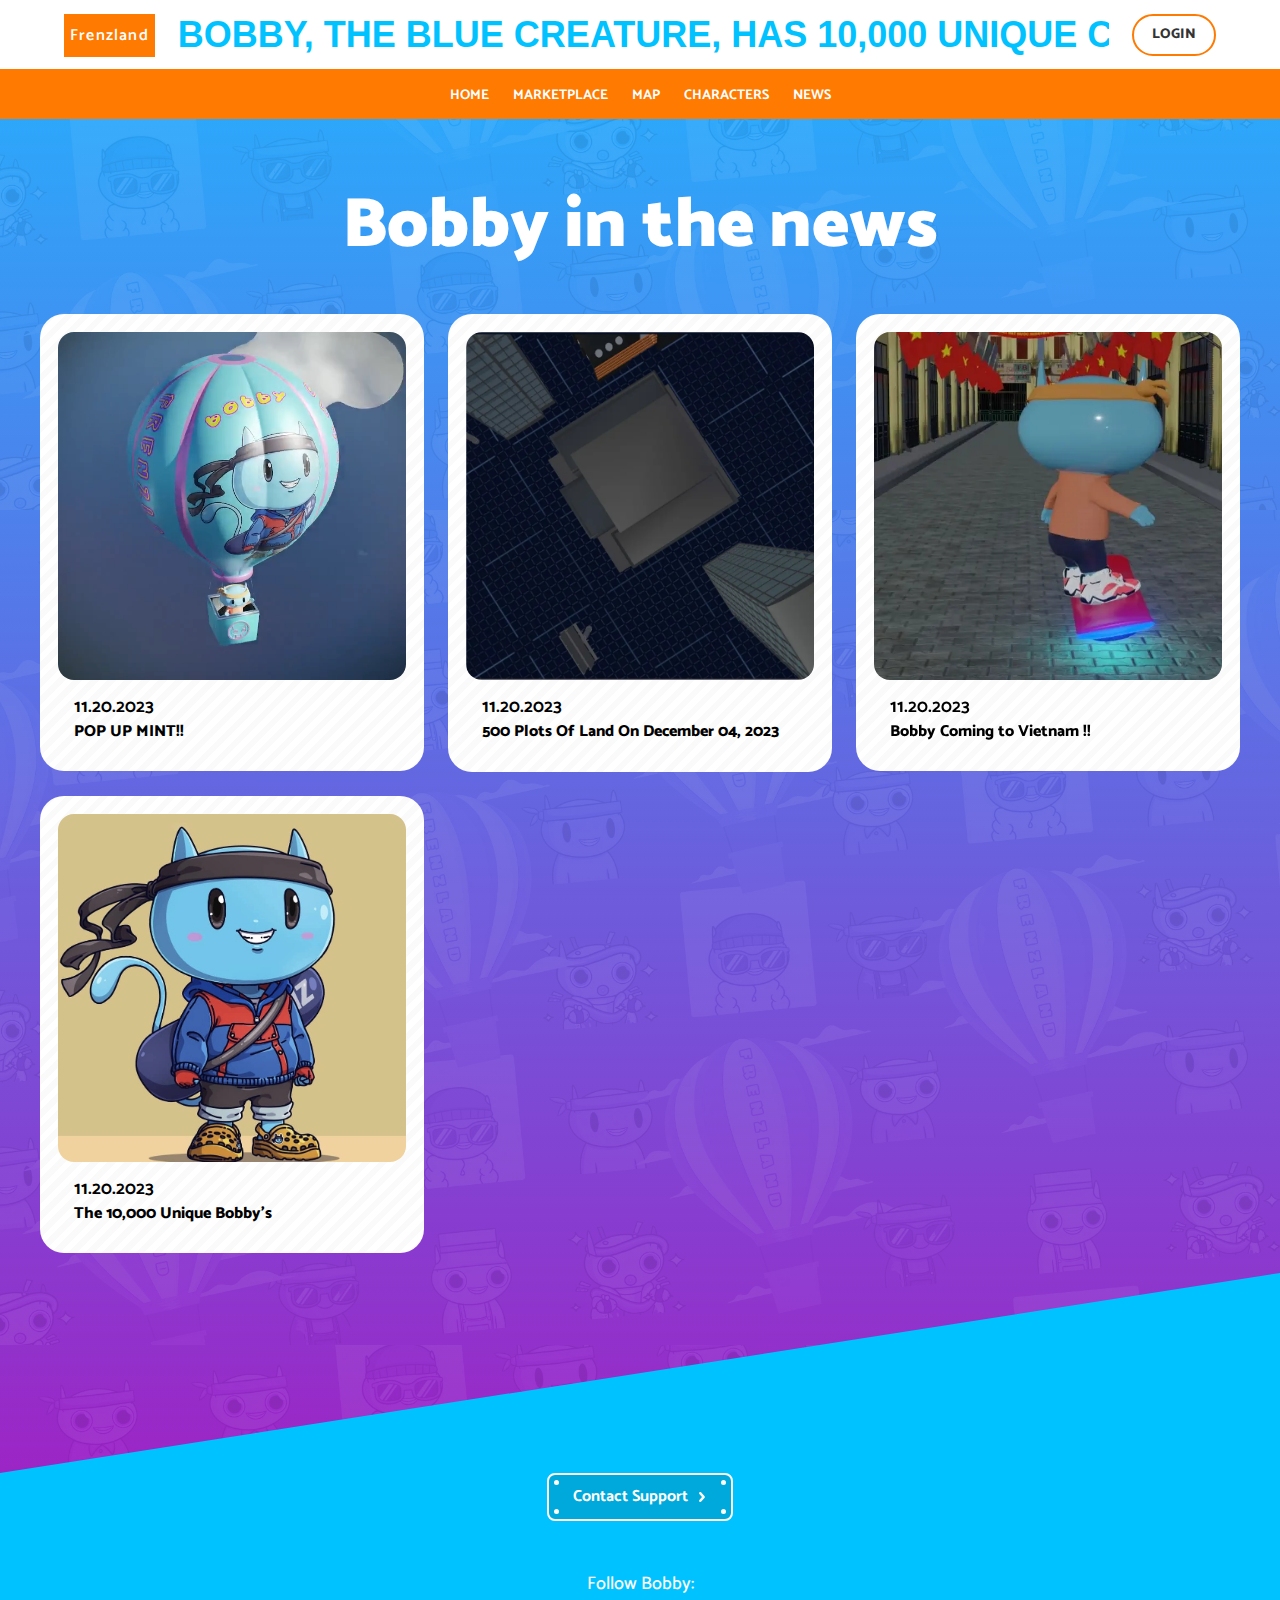
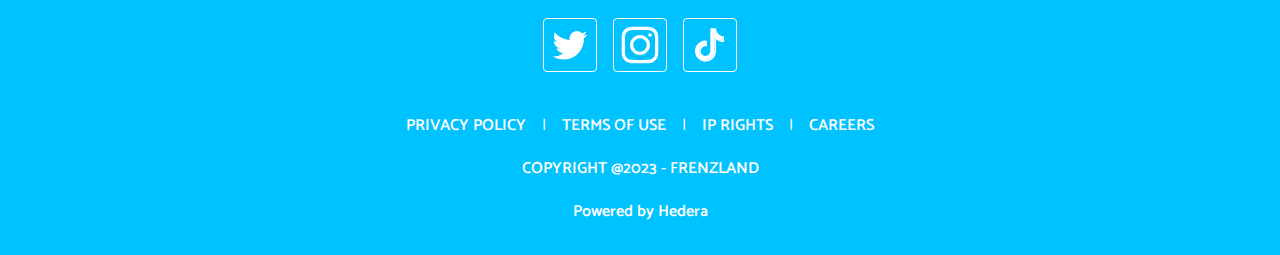
<file: news.html>
<!DOCTYPE html>
<html lang="en">
<head>
    <meta charset="UTF-8">
    <meta name="viewport" content="width=device-width, initial-scale=1.0">
    <title>The Offical Home of Bobby</title>
    <meta name="description" content="Bobby coming to Vietnam">
    <link rel="preconnect" href="https://fonts.googleapis.com">
    <link rel="preconnect" href="https://fonts.gstatic.com" crossorigin>
    <link href="https://fonts.googleapis.com/css2?family=Catamaran:wght@100;200;300;400;500;600;700;800;900&family=Inter:wght@100;200;300;400;500;600;700;800;900&display=swap" rel="stylesheet">
    <link href="https://db.onlinewebfonts.com/c/7c1c241f20bff52b24056c04cd20703c?family=Menco+W00+Black" rel="stylesheet">
    <!-- Style -->
    <link rel="stylesheet" href="style.css">
    <link rel="stylesheet" href="news.css">
    <link rel="stylesheet" href="responsive.css">
    <!-- Icon -->
    <link rel="apple-touch-icon" sizes="180x180" href="./images/asset/favicon/apple-touch-icon.png">
    <link rel="icon" type="image/png" sizes="32x32" href="./images/asset/favicon/favicon.png">
    <link rel="icon" type="image/png" sizes="16x16" href="./images/asset/favicon/favicon.png">
    <link rel="manifest" href="./images/asset/favicon/site.webmanifest">


</head>
<body>
    <div class="container">
        <div class="popup">
            <div class="login_popup style_popup">
                <div class="close_popup">
                    <svg xmlns="http://www.w3.org/2000/svg" fill="none" viewBox="0 0 24 24" stroke-width="1.5" stroke="currentColor" class="w-6 h-6">
                        <path stroke-linecap="round" stroke-linejoin="round" d="M6 18L18 6M6 6l12 12" />
                    </svg>   
                </div>
                <h2>Login</h2>
                <div class="popup_container">
                    <form action="">
                        <div class="inputText">
                            <input type="text" name="email" id="email" placeholder="email">
                        </div>
                        <div class="inputPassword">
                            <input type="password" name="password" id="password" placeholder="password">
                        </div>
                        <div class="link">
                            <a href="javascript:void(0)">Forgot password?</a>
                        </div>
                        <input type="submit" value="Login" name="login">
                    </form>
                    <div class="or"></div>
                    <div class="connectWallet">
                        <span>Connect</span><img src="./images/asset/hashpack.webp" alt="">
                    </div>
                    <div class="link">
                        <span>Don't have an account?</span>
                        <a href="javascript:void(0)" id="signup">Sign up</a>
                    </div>
                </div>
            </div>
            <div class="signup_popup style_popup">
                <div class="close_popup">
                    <svg xmlns="http://www.w3.org/2000/svg" fill="none" viewBox="0 0 24 24" stroke-width="1.5" stroke="currentColor" class="w-6 h-6">
                        <path stroke-linecap="round" stroke-linejoin="round" d="M6 18L18 6M6 6l12 12" />
                    </svg>   
                </div>
                <h2>Sign up</h2>
                <p>Create an account with Bobby</p>
                <div class="popup_container">
                    <form action="">
                        <div class="inputText">
                            <input type="text" name="email" id="email" placeholder="email">
                        </div>
                        <div class="inputPassword">
                            <input type="password" name="password" id="password" placeholder="password">
                        </div>
                        <div class="check">
                            <div class="container_check">
                                
                                <input type="checkbox" name="" id="">
                                <label for="">
                                    <svg xmlns="http://www.w3.org/2000/svg" fill="none" viewBox="0 0 24 24" stroke-width="1.5" stroke="currentColor" class="w-6 h-6">
                                        <path stroke-linecap="round" stroke-linejoin="round" d="M4.5 12.75l6 6 9-13.5" />
                                    </svg>  
                                </label>
                            </div>
                            <span>
                                I agree with Bobby's <a href="javascript:void(0)">Terms and Conditions</a> and that my personal data will be processed pursuant to the <a href="javascript:void(0)">Privacy Policy</a>.
                            </span>
                        </div>
                        <input type="submit" value="Sign up" name="signup">
                    </form>
                    <div class="or"></div>
                    <div class="connectWallet">
                        <span>Connect</span><img src="./images/asset/hashpack.webp" alt="">
                    </div>
                    <div class="link">
                        <span>Do you have an account?</span>
                        <a href="javascript:void(0)" class="login">Log in</a>
                    </div>
                </div>
            </div>
        </div>
        
        <header>
            <div class="nav_sub">
                
                <div class="logo_text logo_frenzland">
                    Frenzland
                </div>
                <div class="noti">
                    <div class="text">
                        <span>BOBBY, THE BLUE CREATURE, HAS 10,000 UNIQUE COLLECTIBLES COMING SOON!!</span>
                        <img src="/images/bobbyface.png" width="30px" alt="">
                        <span>BOBBY, THE BLUE CREATURE, HAS 10,000 UNIQUE COLLECTIBLES COMING SOON!!</span>
                        <img src="/images/bobbyface.png" width="30px" alt="">
                        <span>BOBBY, THE BLUE CREATURE, HAS 10,000 UNIQUE COLLECTIBLES COMING SOON!!</span>
                        <img src="/images/bobbyface.png" width="30px" alt="">
                        <span>BOBBY, THE BLUE CREATURE, HAS 10,000 UNIQUE COLLECTIBLES COMING SOON!!</span>
                        <img src="/images/bobbyface.png" width="30px" alt="">
                        <span>BOBBY, THE BLUE CREATURE, HAS 10,000 UNIQUE COLLECTIBLES COMING SOON!!</span>
                        <img src="/images/bobbyface.png" width="30px" alt="">
                        <span>BOBBY, THE BLUE CREATURE, HAS 10,000 UNIQUE COLLECTIBLES COMING SOON!!</span>
                    </div>
                </div>
                <div class="right">
                    <div class="btn login" id="login">
                        <span>Login</span>
                    </div>
                </div>
            </div>
            <nav class="main">
                <div class="close">
                    <svg xmlns="http://www.w3.org/2000/svg" fill="none" viewBox="0 0 24 24" stroke-width="1.5" stroke="currentColor" class="w-6 h-6">
                        <path stroke-linecap="round" stroke-linejoin="round" d="M6 18L18 6M6 6l12 12" />
                    </svg>
                </div>
                <div class="navbar">
                    <svg width="24" xmlns="http://www.w3.org/2000/svg" fill="none" viewBox="0 0 24 24" stroke-width="1.5" stroke="currentColor" class="w-6 h-6">
                        <path stroke-linecap="round" stroke-linejoin="round" d="M3.75 6.75h16.5M3.75 12h16.5m-16.5 5.25H12" />
                    </svg>                      
                </div>
                <ul>
                    <li><a href="./index.html">Home</a></li>
                    <li><a href="javascript:void(0)">Marketplace</a></li>
                    <li><a href="javascript:void(0)">Map</a></li>
                    <li><a href="./characters.html">Characters</a></li>
                    <li><a href="./news.html">News</a></li>
                    <img src="/images/bobbyface.png" alt="">
                </ul>
            </nav>
            
        </header>
        <!-- NEWS -->
        <div class="news">
            <div class="heading">
                <h2>Bobby in the news</h2>
                
            </div>
            <div class="news_container">
                <div class="card">
                    <div class="video">
                        <video src="./videos/news1.mp4" autoplay loop muted></video>
                    </div>
                    <div class="content">
                        <span class="date">11.20.2023</span>
                        <div class="title_post">POP UP MINT!!</div>
                        <!-- <a href="javascript:void(0)"><span>Read more <svg viewBox="0 0 24 24" xmlns="http://www.w3.org/2000/svg" mirror-in-rtl="true" fill="#000000"><g id="SVGRepo_bgCarrier" stroke-width="0"></g><g id="SVGRepo_tracerCarrier" stroke-linecap="round" stroke-linejoin="round"></g><g id="SVGRepo_iconCarrier"> <path d="M10.25 22.987l7.99-9c.51-.57.76-1.28.76-1.99s-.25-1.42-.74-1.98c-.01 0-.01-.01-.01-.01l-.02-.02-7.98-8.98c-1.1-1.24-3.002-1.35-4.242-.25-1.24 1.1-1.35 3-.25 4.23l6.23 7.01-6.23 7.01c-1.1 1.24-.99 3.13.25 4.24 1.24 1.1 3.13.98 4.24-.26z"></path> </g></svg></span></a> -->
                    </div>
                </div>
                <div class="card">
                    <div class="img">
                        <img src="./images/news2.webp" alt="500 Plots Of Land">
                    </div>
                    <div class="content">
                        <span class="date">11.20.2023</span>
                        <div class="title_post">500 Plots Of Land On December 04, 2023</div>
                        <!-- <a href="javascript:void(0)"><span>Read more <svg viewBox="0 0 24 24" xmlns="http://www.w3.org/2000/svg" mirror-in-rtl="true" fill="#000000"><g id="SVGRepo_bgCarrier" stroke-width="0"></g><g id="SVGRepo_tracerCarrier" stroke-linecap="round" stroke-linejoin="round"></g><g id="SVGRepo_iconCarrier"> <path d="M10.25 22.987l7.99-9c.51-.57.76-1.28.76-1.99s-.25-1.42-.74-1.98c-.01 0-.01-.01-.01-.01l-.02-.02-7.98-8.98c-1.1-1.24-3.002-1.35-4.242-.25-1.24 1.1-1.35 3-.25 4.23l6.23 7.01-6.23 7.01c-1.1 1.24-.99 3.13.25 4.24 1.24 1.1 3.13.98 4.24-.26z"></path> </g></svg></span></a> -->
                    </div>
                </div>
                <div class="card">
                    <div class="img">
                        <img src="./images/news3.webp" alt="Bobby Coming to Vietnam">
                    </div>
                    <div class="content">
                        <span class="date">11.20.2023</span>
                        <div class="title_post">Bobby Coming to Vietnam !!</div>
                        <!-- <a href="javascript:void(0)"><span>Read more <svg viewBox="0 0 24 24" xmlns="http://www.w3.org/2000/svg" mirror-in-rtl="true" fill="#000000"><g id="SVGRepo_bgCarrier" stroke-width="0"></g><g id="SVGRepo_tracerCarrier" stroke-linecap="round" stroke-linejoin="round"></g><g id="SVGRepo_iconCarrier"> <path d="M10.25 22.987l7.99-9c.51-.57.76-1.28.76-1.99s-.25-1.42-.74-1.98c-.01 0-.01-.01-.01-.01l-.02-.02-7.98-8.98c-1.1-1.24-3.002-1.35-4.242-.25-1.24 1.1-1.35 3-.25 4.23l6.23 7.01-6.23 7.01c-1.1 1.24-.99 3.13.25 4.24 1.24 1.1 3.13.98 4.24-.26z"></path> </g></svg></span></a> -->
                    </div>
                </div>
                <div class="card">
                    <div class="img">
                        <img src="./images/news4.webp" alt="The 000 Unique Bobby's">
                    </div>
                    <div class="content">
                        <span class="date">11.20.2023</span>
                        <div class="title_post">The 10,000 Unique Bobby's</div>
                        <!-- <a href="javascript:void(0)"><span>Read more <svg viewBox="0 0 24 24" xmlns="http://www.w3.org/2000/svg" mirror-in-rtl="true" fill="#000000"><g id="SVGRepo_bgCarrier" stroke-width="0"></g><g id="SVGRepo_tracerCarrier" stroke-linecap="round" stroke-linejoin="round"></g><g id="SVGRepo_iconCarrier"> <path d="M10.25 22.987l7.99-9c.51-.57.76-1.28.76-1.99s-.25-1.42-.74-1.98c-.01 0-.01-.01-.01-.01l-.02-.02-7.98-8.98c-1.1-1.24-3.002-1.35-4.242-.25-1.24 1.1-1.35 3-.25 4.23l6.23 7.01-6.23 7.01c-1.1 1.24-.99 3.13.25 4.24 1.24 1.1 3.13.98 4.24-.26z"></path> </g></svg></span></a> -->
                    </div>
                </div>
                <!-- <div class="card">
                    <div class="img">
                        <img src="./images/news2.jpg" alt="">
                    </div>
                    <div class="content">
                        <span class="date">11.20.2023</span>
                        <div class="title_post">500 Plots Of Land On December 04, 2023</div>
                        <a href="javascript:void(0)"><span>Read more <svg viewBox="0 0 24 24" xmlns="http://www.w3.org/2000/svg" mirror-in-rtl="true" fill="#000000"><g id="SVGRepo_bgCarrier" stroke-width="0"></g><g id="SVGRepo_tracerCarrier" stroke-linecap="round" stroke-linejoin="round"></g><g id="SVGRepo_iconCarrier"> <path d="M10.25 22.987l7.99-9c.51-.57.76-1.28.76-1.99s-.25-1.42-.74-1.98c-.01 0-.01-.01-.01-.01l-.02-.02-7.98-8.98c-1.1-1.24-3.002-1.35-4.242-.25-1.24 1.1-1.35 3-.25 4.23l6.23 7.01-6.23 7.01c-1.1 1.24-.99 3.13.25 4.24 1.24 1.1 3.13.98 4.24-.26z"></path> </g></svg></span></a>
                    </div>
                </div> -->
                <!-- <div class="card">
                    <div class="img">
                        <img src="./images/news3.jpg" alt="">
                    </div>
                    <div class="content">
                        <span class="date">11.20.2023</span>
                        <div class="title_post">Bobby Coming to Vietnam !!</div>
                        <a href="javascript:void(0)"><span>Read more <svg viewBox="0 0 24 24" xmlns="http://www.w3.org/2000/svg" mirror-in-rtl="true" fill="#000000"><g id="SVGRepo_bgCarrier" stroke-width="0"></g><g id="SVGRepo_tracerCarrier" stroke-linecap="round" stroke-linejoin="round"></g><g id="SVGRepo_iconCarrier"> <path d="M10.25 22.987l7.99-9c.51-.57.76-1.28.76-1.99s-.25-1.42-.74-1.98c-.01 0-.01-.01-.01-.01l-.02-.02-7.98-8.98c-1.1-1.24-3.002-1.35-4.242-.25-1.24 1.1-1.35 3-.25 4.23l6.23 7.01-6.23 7.01c-1.1 1.24-.99 3.13.25 4.24 1.24 1.1 3.13.98 4.24-.26z"></path> </g></svg></span></a>
                    </div>
                </div> -->
            </div>
            <!-- <div class="btn_seemorenews">
                <a href="javascript:void(0)" class="btn_seemore">
                    <span>See more news</span>
                    <svg viewBox="0 0 24 24" xmlns="http://www.w3.org/2000/svg" mirror-in-rtl="true" fill="#000000"><g id="SVGRepo_bgCarrier" stroke-width="0"></g><g id="SVGRepo_tracerCarrier" stroke-linecap="round" stroke-linejoin="round"></g><g id="SVGRepo_iconCarrier"> <path d="M10.25 22.987l7.99-9c.51-.57.76-1.28.76-1.99s-.25-1.42-.74-1.98c-.01 0-.01-.01-.01-.01l-.02-.02-7.98-8.98c-1.1-1.24-3.002-1.35-4.242-.25-1.24 1.1-1.35 3-.25 4.23l6.23 7.01-6.23 7.01c-1.1 1.24-.99 3.13.25 4.24 1.24 1.1 3.13.98 4.24-.26z"></path> </g></svg>
                </a>
            </div> -->
        </div>
        
        <footer>
            
            <div class="shape"></div>
            <!-- <div class="logo_text logo_frenzland">
                Frenzland
            </div> -->
            <div class="btn_contact">
                
                <a href="https://discord.gg/ANg2JtGMjT" target="_blank">
                    <div class="dot dot1"></div>
                    <div class="dot dot2"></div>
                    <span>Contact Support</span>
                    <svg viewBox="0 0 24 24" xmlns="http://www.w3.org/2000/svg" mirror-in-rtl="true" fill="#000000"><g id="SVGRepo_bgCarrier" stroke-width="0"></g><g id="SVGRepo_tracerCarrier" stroke-linecap="round" stroke-linejoin="round"></g><g id="SVGRepo_iconCarrier"> <path d="M10.25 22.987l7.99-9c.51-.57.76-1.28.76-1.99s-.25-1.42-.74-1.98c-.01 0-.01-.01-.01-.01l-.02-.02-7.98-8.98c-1.1-1.24-3.002-1.35-4.242-.25-1.24 1.1-1.35 3-.25 4.23l6.23 7.01-6.23 7.01c-1.1 1.24-.99 3.13.25 4.24 1.24 1.1 3.13.98 4.24-.26z"></path> </g></svg>
                </a>
            </div>
            <div class="social_rating">
                <div class="icon_social">
                    <span>Follow Bobby:</span>
                    <div class="list">
                        <!-- <a href="javascript:void(0)" class="item">
                            <svg fill="#000000" viewBox="0 0 32 32" xmlns="http://www.w3.org/2000/svg"><g id="SVGRepo_bgCarrier" stroke-width="0"></g><g id="SVGRepo_tracerCarrier" stroke-linecap="round" stroke-linejoin="round"></g><g id="SVGRepo_iconCarrier"><path d="M21.95 5.005l-3.306-.004c-3.206 0-5.277 2.124-5.277 5.415v2.495H10.05v4.515h3.317l-.004 9.575h4.641l.004-9.575h3.806l-.003-4.514h-3.803v-2.117c0-1.018.241-1.533 1.566-1.533l2.366-.001.01-4.256z"></path></g></svg>
                        </a> -->
                        <!-- <a href="javascript:void(0)" class="item" target="_blank">
                            <svg viewBox="0 -3 20 20" version="1.1" xmlns="http://www.w3.org/2000/svg" xmlns:xlink="http://www.w3.org/1999/xlink" fill="#000000"><g id="SVGRepo_bgCarrier" stroke-width="0"></g><g id="SVGRepo_tracerCarrier" stroke-linecap="round" stroke-linejoin="round"></g><g id="SVGRepo_iconCarrier"> <title>youtube [#168]</title> <desc>Created with Sketch.</desc> <defs> </defs> <g id="Page-1" stroke="none" stroke-width="1" fill="none" fill-rule="evenodd"> <g id="Dribbble-Light-Preview" transform="translate(-300.000000, -7442.000000)" fill="#fff"> <g id="icons" transform="translate(56.000000, 160.000000)"> <path d="M251.988432,7291.58588 L251.988432,7285.97425 C253.980638,7286.91168 255.523602,7287.8172 257.348463,7288.79353 C255.843351,7289.62824 253.980638,7290.56468 251.988432,7291.58588 M263.090998,7283.18289 C262.747343,7282.73013 262.161634,7282.37809 261.538073,7282.26141 C259.705243,7281.91336 248.270974,7281.91237 246.439141,7282.26141 C245.939097,7282.35515 245.493839,7282.58153 245.111335,7282.93357 C243.49964,7284.42947 244.004664,7292.45151 244.393145,7293.75096 C244.556505,7294.31342 244.767679,7294.71931 245.033639,7294.98558 C245.376298,7295.33761 245.845463,7295.57995 246.384355,7295.68865 C247.893451,7296.0008 255.668037,7296.17532 261.506198,7295.73552 C262.044094,7295.64178 262.520231,7295.39147 262.895762,7295.02447 C264.385932,7293.53455 264.28433,7285.06174 263.090998,7283.18289" id="youtube-[#168]"> </path> </g> </g> </g> </g></svg>
                        </a> -->
                        <a href="https://x.com/Frenzland_" class="item" target="_blank">
                            <svg viewBox="0 0 16 16" xmlns="http://www.w3.org/2000/svg" fill="#000000"><g id="SVGRepo_bgCarrier" stroke-width="0"></g><g id="SVGRepo_tracerCarrier" stroke-linecap="round" stroke-linejoin="round"></g><g id="SVGRepo_iconCarrier"><path d="M15 3.784a5.63 5.63 0 0 1-.65.803 6.058 6.058 0 0 1-.786.68 5.442 5.442 0 0 1 .014.377c0 .574-.061 1.141-.184 1.702a8.467 8.467 0 0 1-.534 1.627 8.444 8.444 0 0 1-1.264 2.04 7.768 7.768 0 0 1-1.72 1.521 7.835 7.835 0 0 1-2.095.95 8.524 8.524 0 0 1-2.379.329 8.178 8.178 0 0 1-2.293-.325A7.921 7.921 0 0 1 1 12.52a5.762 5.762 0 0 0 4.252-1.19 2.842 2.842 0 0 1-2.273-1.19 2.878 2.878 0 0 1-.407-.8c.091.014.181.026.27.035a2.797 2.797 0 0 0 1.022-.089 2.808 2.808 0 0 1-.926-.362 2.942 2.942 0 0 1-.728-.633 2.839 2.839 0 0 1-.65-1.822v-.033c.402.227.837.348 1.306.362a2.943 2.943 0 0 1-.936-1.04 2.955 2.955 0 0 1-.253-.649 2.945 2.945 0 0 1 .007-1.453c.063-.243.161-.474.294-.693.364.451.77.856 1.216 1.213a8.215 8.215 0 0 0 3.008 1.525 7.965 7.965 0 0 0 1.695.263 2.15 2.15 0 0 1-.058-.325 3.265 3.265 0 0 1-.017-.331c0-.397.075-.77.226-1.118a2.892 2.892 0 0 1 1.528-1.528 2.79 2.79 0 0 1 1.117-.225 2.846 2.846 0 0 1 2.099.909 5.7 5.7 0 0 0 1.818-.698 2.815 2.815 0 0 1-1.258 1.586A5.704 5.704 0 0 0 15 3.785z"></path></g></svg>
                        </a>
                        <a href="javascript:void(0)" class="item">
                            <svg viewBox="0 0 24 24" fill="none" xmlns="http://www.w3.org/2000/svg"><g id="SVGRepo_bgCarrier" stroke-width="0"></g><g id="SVGRepo_tracerCarrier" stroke-linecap="round" stroke-linejoin="round"></g><g id="SVGRepo_iconCarrier"> <path fill-rule="evenodd" clip-rule="evenodd" d="M12 18C15.3137 18 18 15.3137 18 12C18 8.68629 15.3137 6 12 6C8.68629 6 6 8.68629 6 12C6 15.3137 8.68629 18 12 18ZM12 16C14.2091 16 16 14.2091 16 12C16 9.79086 14.2091 8 12 8C9.79086 8 8 9.79086 8 12C8 14.2091 9.79086 16 12 16Z" fill="#ffffff"></path> <path d="M18 5C17.4477 5 17 5.44772 17 6C17 6.55228 17.4477 7 18 7C18.5523 7 19 6.55228 19 6C19 5.44772 18.5523 5 18 5Z" fill="#ffffff"></path> <path fill-rule="evenodd" clip-rule="evenodd" d="M1.65396 4.27606C1 5.55953 1 7.23969 1 10.6V13.4C1 16.7603 1 18.4405 1.65396 19.7239C2.2292 20.8529 3.14708 21.7708 4.27606 22.346C5.55953 23 7.23969 23 10.6 23H13.4C16.7603 23 18.4405 23 19.7239 22.346C20.8529 21.7708 21.7708 20.8529 22.346 19.7239C23 18.4405 23 16.7603 23 13.4V10.6C23 7.23969 23 5.55953 22.346 4.27606C21.7708 3.14708 20.8529 2.2292 19.7239 1.65396C18.4405 1 16.7603 1 13.4 1H10.6C7.23969 1 5.55953 1 4.27606 1.65396C3.14708 2.2292 2.2292 3.14708 1.65396 4.27606ZM13.4 3H10.6C8.88684 3 7.72225 3.00156 6.82208 3.0751C5.94524 3.14674 5.49684 3.27659 5.18404 3.43597C4.43139 3.81947 3.81947 4.43139 3.43597 5.18404C3.27659 5.49684 3.14674 5.94524 3.0751 6.82208C3.00156 7.72225 3 8.88684 3 10.6V13.4C3 15.1132 3.00156 16.2777 3.0751 17.1779C3.14674 18.0548 3.27659 18.5032 3.43597 18.816C3.81947 19.5686 4.43139 20.1805 5.18404 20.564C5.49684 20.7234 5.94524 20.8533 6.82208 20.9249C7.72225 20.9984 8.88684 21 10.6 21H13.4C15.1132 21 16.2777 20.9984 17.1779 20.9249C18.0548 20.8533 18.5032 20.7234 18.816 20.564C19.5686 20.1805 20.1805 19.5686 20.564 18.816C20.7234 18.5032 20.8533 18.0548 20.9249 17.1779C20.9984 16.2777 21 15.1132 21 13.4V10.6C21 8.88684 20.9984 7.72225 20.9249 6.82208C20.8533 5.94524 20.7234 5.49684 20.564 5.18404C20.1805 4.43139 19.5686 3.81947 18.816 3.43597C18.5032 3.27659 18.0548 3.14674 17.1779 3.0751C16.2777 3.00156 15.1132 3 13.4 3Z" fill="#ffffff"></path> </g></svg>
                        </a>
                        <!-- <a href="javascript:void(0)" class="item">
                            <svg viewBox="0 0 24 24" fill="none" xmlns="http://www.w3.org/2000/svg"><g id="SVGRepo_bgCarrier" stroke-width="0"></g><g id="SVGRepo_tracerCarrier" stroke-linecap="round" stroke-linejoin="round"></g><g id="SVGRepo_iconCarrier"> <path d="M18.59 5.88997C17.36 5.31997 16.05 4.89997 14.67 4.65997C14.5 4.95997 14.3 5.36997 14.17 5.69997C12.71 5.47997 11.26 5.47997 9.83001 5.69997C9.69001 5.36997 9.49001 4.95997 9.32001 4.65997C7.94001 4.89997 6.63001 5.31997 5.40001 5.88997C2.92001 9.62997 2.25001 13.28 2.58001 16.87C4.23001 18.1 5.82001 18.84 7.39001 19.33C7.78001 18.8 8.12001 18.23 8.42001 17.64C7.85001 17.43 7.31001 17.16 6.80001 16.85C6.94001 16.75 7.07001 16.64 7.20001 16.54C10.33 18 13.72 18 16.81 16.54C16.94 16.65 17.07 16.75 17.21 16.85C16.7 17.16 16.15 17.42 15.59 17.64C15.89 18.23 16.23 18.8 16.62 19.33C18.19 18.84 19.79 18.1 21.43 16.87C21.82 12.7 20.76 9.08997 18.61 5.88997H18.59ZM8.84001 14.67C7.90001 14.67 7.13001 13.8 7.13001 12.73C7.13001 11.66 7.88001 10.79 8.84001 10.79C9.80001 10.79 10.56 11.66 10.55 12.73C10.55 13.79 9.80001 14.67 8.84001 14.67ZM15.15 14.67C14.21 14.67 13.44 13.8 13.44 12.73C13.44 11.66 14.19 10.79 15.15 10.79C16.11 10.79 16.87 11.66 16.86 12.73C16.86 13.79 16.11 14.67 15.15 14.67Z" fill="#ffffff"></path> </g></svg>
                        </a> -->
                        <a href="https://www.tiktok.com/@frenzland_" class="item" target="_blank">
                            <svg viewBox="0 0 24 24" fill="none" xmlns="http://www.w3.org/2000/svg"><g id="SVGRepo_bgCarrier" stroke-width="0"></g><g id="SVGRepo_tracerCarrier" stroke-linecap="round" stroke-linejoin="round"></g><g id="SVGRepo_iconCarrier"> <path d="M16.8218 5.1344C16.0887 4.29394 15.648 3.19805 15.648 2H14.7293C14.9659 3.3095 15.7454 4.43326 16.8218 5.1344Z" fill="#ffffff"></path> <path d="M8.3218 11.9048C6.73038 11.9048 5.43591 13.2004 5.43591 14.7931C5.43591 15.903 6.06691 16.8688 6.98556 17.3517C6.64223 16.8781 6.43808 16.2977 6.43808 15.6661C6.43808 14.0734 7.73255 12.7778 9.324 12.7778C9.62093 12.7778 9.90856 12.8288 10.1777 12.9124V9.40192C9.89927 9.36473 9.61628 9.34149 9.324 9.34149C9.27294 9.34149 9.22654 9.34614 9.1755 9.34614V12.0394C8.90176 11.9558 8.61873 11.9048 8.3218 11.9048Z" fill="#ffffff"></path> <path d="M19.4245 6.67608V9.34614C17.6429 9.34614 15.9912 8.77501 14.6456 7.80911V14.7977C14.6456 18.2851 11.8108 21.127 8.32172 21.127C6.97621 21.127 5.7235 20.6998 4.69812 19.98C5.8534 21.2198 7.50049 22 9.32392 22C12.8083 22 15.6478 19.1627 15.6478 15.6707V8.68211C16.9933 9.64801 18.645 10.2191 20.4267 10.2191V6.78293C20.0787 6.78293 19.7446 6.74574 19.4245 6.67608Z" fill="#ffffff"></path> <path d="M14.6456 14.7977V7.80911C15.9912 8.77501 17.6429 9.34614 19.4245 9.34614V6.67608C18.3945 6.45788 17.4899 5.90063 16.8218 5.1344C15.7454 4.43326 14.9704 3.3095 14.7245 2H12.2098L12.2051 15.7775C12.1495 17.3192 10.8782 18.5591 9.32393 18.5591C8.35884 18.5591 7.50977 18.0808 6.98085 17.3564C6.06219 16.8688 5.4312 15.9076 5.4312 14.7977C5.4312 13.205 6.72567 11.9094 8.31708 11.9094C8.61402 11.9094 8.90168 11.9605 9.17079 12.0441V9.35079C5.75598 9.42509 3 12.2298 3 15.6707C3 17.3331 3.64492 18.847 4.69812 19.98C5.7235 20.6998 6.97621 21.127 8.32172 21.127C11.8061 21.127 14.6456 18.2851 14.6456 14.7977Z" fill="#ffffff"></path> </g></svg>
                        </a>
                    </div>
                </div>
                <!-- <div class="rating">
                    <img src="/images/asset/ESRB_Everyone.svg" alt="">
                </div> -->
            </div>
            <div class="link_footer">
                <ul>
                    <li><a href="javascript:void(0)">PRIVACY POLICY</a></li>|
                    <li><a href="javascript:void(0)">TERMS OF USE</a></li>|
                    <li><a href="javascript:void(0)">IP RIGHTS</a></li>|
                    <li><a href="javascript:void(0)">CAREERS</a></li>
                </ul>
                <span class="copyright">
                    COPYRIGHT @2023 - FRENZLAND
                </span>
                <span class="powered">Powered by Hedera</span>
            </div>
        </footer>
        

    </div>

</body>
<script src="./index.js"></script>
</html>
</file>
<file: style.css>
*{
    padding: 0;
    margin: 0;
    box-sizing: border-box;
    font-family: 'Catamaran', sans-serif;
}
body{
    background-color: #fff;
    overflow-x: hidden;
}

::-webkit-scrollbar {
    width: 0;
}

.container .popup{
    display: none;
}
.container .popup{
    display: none;
    z-index: 99999;
    background-color: rgba(0, 0, 0, .5);
    display: none;
    flex-direction: column;
    align-items: center;
    justify-content: center;
    position: fixed;
    width: 100%;
    height: 100vh;
    top: 0;
    left: 0;
    right: 0;
}
.container .style_popup{
    display: none;
}
.container .style_popup{
    display: none;
    flex-direction: column;
    justify-content: center;
    align-items: center;
    position: absolute;
    width: 100%;
    border-radius: 24px;
    padding: 24px;
    max-width: 500px;
    background-color: #fff;

}
.container .style_popup .close_popup{
    position: absolute;
    top: 20px;
    right: 20px;
    cursor: pointer;
}

.container .style_popup .close_popup svg{
    width: 28px;
    height: 28px;
    color: #012732;
}
.container .style_popup > p{
    font-size: 16px;
    text-align: center;
    font-weight: 500;
    color: #333;
    letter-spacing: 1.2px;
}
.container .style_popup h2{
    font-size: 24px;
    padding:  20px 0;
    color: #ff7a00;
    font-weight: 800;
    text-transform: uppercase;
    letter-spacing: 1.2px;
}
.container .style_popup .check{
    display: flex;
}
.container .style_popup .check .container_check{
    position: relative;
    border-radius: 3px;
    flex-shrink: 0;
    display: flex;
    align-items: center;
    justify-content: center;
    width: 28px;
    height: 28px;
    padding: 0px;
    border: 1px solid #012732;
    margin-right: 10px;
}

.container .style_popup .check .container_check input{
    position: absolute;
    opacity: 0;
    z-index: 1;
    left: 0;
    top: 0;
    width: 100%;
    height: 100%;
    object-fit: cover;
}
.container .style_popup .check .container_check label{
    display: flex;
    position: relative;
    align-items: center;
    justify-content: center;
}
.container .style_popup .check span{
    font-size: 16px;
    text-align: center;
    font-weight: 500;
    color: #333;
    letter-spacing: 1.2px;
}
.container .style_popup .check .container_check label svg{
    width: 16px;
    height: 16px;
    color: #fff;
}
.container .style_popup .check .container_check input:checked ~ label svg{
    color: #000;
}
.container .style_popup .popup_container{
    width: 100%;
    display: flex;
    flex-direction: column;
    align-items: center;
    margin: 20px auto;
}
.container .style_popup .popup_container form div {
    margin-bottom: 20px;
    width: 340px;
    max-width: 340px;
}
.container .style_popup .popup_container form div input::placeholder{
    color: #999;
}
.container .style_popup .popup_container form div input{
    padding: 8px 14px;
    text-shadow: 0px 2px 1px rgba(0,0,0,.1);
    width: 100%;
    letter-spacing: 1.3px;
    font-size: 16px;
    font-weight: 700;
    border-radius: 4px;
    filter: drop-shadow(0px 2px 1px rgba(0,0,0,.10));
    border: 1px solid #012732;
    outline: none;

}
.container .style_popup .popup_container form input[type="submit"]{
    width: 100%;
    padding: 10px 24px;
    font-size: 16px;
    font-weight: 800;
    cursor: pointer;
    letter-spacing: 1.2px;
    text-transform: uppercase;
    background-color: #ff7a00;
    border-radius: 4px;
    color: #fff;
    text-align: center;
    border: none;
    margin-bottom: 20px;
}
.container .style_popup .popup_container .or{

    min-width: 340px;
    height: 20px;
    margin-bottom: 30px;
    border-bottom: 1px solid #012732;
    display: flex;
    justify-content: center;
    align-items: center;
    text-align: center;
    position: relative;
}
.container .style_popup .popup_container .or::before{
    content: 'OR';
    background-color: #fff;
    padding: 0 10px;
    text-transform: uppercase;
    font-size: 16px;
    position: absolute;
    top: 8px;
    font-weight: 700;
    color: #012732;

}
.container .style_popup .popup_container a{
    text-decoration: underline;
    color: #555;
    font-size: 16px;
    
    letter-spacing: 1.2px;
    font-weight: 500;
}
.container .style_popup .popup_container .connectWallet{
    display: flex;
    align-items: center;
    justify-content: center;
    cursor: pointer;
    padding: 12px 24px;
    border-radius: 999px;
    background-color: #525298;
}
.container .style_popup .popup_container .connectWallet span{
    font-size: 18px;
    padding: 0 12px 0 0;
    font-weight: 700;
    color: #fff;
}
.container .style_popup .popup_container .connectWallet img{
    width: 24px;
    height: 24px;

}
.container .style_popup .popup_container .connectWallet:hover{
    background-color: #404078;
}
.container .style_popup .popup_container .link:last-child{
    margin-top: 20px;
}
.container .style_popup .popup_container .link span{
    font-size: 16px;
    letter-spacing: 1.2px;
    color: #666;
}

.container header{
    display: flex;
    justify-content: center;
    flex-direction: column;
    align-items: center;
    
}
.container {
    position: relative;
    margin: 0 auto;   
}

.container header {
    padding-top: 119px;
    /* Các thuộc tính khác cho header */
    /* display: flex;
    flex-direction: column;
    align-items: center;
    justify-content: center; */
    /* overflow: hidden; */
}

.container header::before {
    /* content: "";
    position: absolute;
    top: -100px; */
    /* right: 0;
    bottom: 0;
    left: 0; */
    /* width: 100%;
    height: 100%;
    background-size: 500px;
    background-position: center center;
    background-repeat: repeat;
    background-blend-mode: luminosity;
    background-color: #fff;
    transform: rotate(-10deg);
    background-image: url(./images/item.png); */
    /* z-index: -1; Đảm bảo nền ở phía sau header */
}

.container header .nav_sub{
    position: fixed;
    top: 0;
    z-index: 9999;
    display: flex;
    align-items: center;
    justify-content: space-between;
    width: 100%;
    padding: 10px 5%;
}

.container .logo_frenzland{
    user-select: none;
    background-color: #ff7a00;
    padding: 8px 6px;
    letter-spacing: 1.2px;
    font-weight: 600;
    color: #fff;
}
.container header .nav_sub{
    background-color: #ffffff;
}
.container header .nav_sub .noti{
    flex: 1;
    overflow-x: hidden;
    margin: 0 2%;
}
.container header .nav_sub .noti .text{
    display: flex;
    gap: 24px;
    align-items: center;
    animation: scroll-left 60s linear infinite;
    white-space: nowrap;
}
.container header .nav_sub .noti .text img{
    width: 50px;
}
.container header .nav_sub .noti .text span{
    flex-shrink: 0;
    font-size: 36px;
    font-weight: 900;
    font-family: "Menco W00 Black",sans-serif;
}

@keyframes scroll-left {
    0% {
        transform: translateX(0%);
    }

    100% {
        transform: translateX(-7800px);
    }
}
.container header .nav_sub .noti span{
    display: flex;
    align-items: center;
    color: #00C2FF;
    font-size: 22px;
    font-weight: 800;
}
.container header .nav_sub .right{
    display: flex;
    align-items: center;
    gap: 20px;
}
.container header .nav_sub .right .languages{
    display: flex;  
    align-items: center;
    justify-content: center;
}
.container header .nav_sub .right .languages svg{
    width: 24px;
    color: #000;
}
.container header .nav_sub .right .signin a{
    text-decoration: none;
    text-transform: uppercase;
    color: #000;
    font-weight: 600;
    font-size: 14px;
}
.container header .nav_sub .right .btn{
    border: 2px solid #FF7A00;
    border-radius: 999px;
}
.container header .nav_sub .right .btn span{
    cursor: pointer;
    font-size: 14px;
    display: inline-block;
    text-transform: uppercase;
    padding: 12px 18px;
    line-height: 1;
    color: #333;
    font-weight: 800;
    
}
.container header nav.main{
    position: fixed;
    top: 69px;
    z-index: 9999;
    width: 100%;
    display: flex;
    align-items: center;
    justify-content: center;
    height: 50px;
    background-color: #FF7A00;
}
.container header nav.main .navbar{
    display: none;
}
.container header nav.main .close{
    display: none;
}
.container header nav.main ul{
    display: flex;
    align-items: center;
    justify-content: center;
    gap: 24px;
}
.container header nav.main ul img{
    display: none;
}
.container header nav.main ul li{
    list-style: none;

}
.container header nav.main ul li a{
    text-decoration: none;
    color: #fff;
    font-size: 14px;
    font-weight: 700;
    text-transform: uppercase;
}

.container .home{
    background-color: #fff;
    background-size: 2000px;
    background-position: center;
    background-repeat: repeat;
    background-image: url(images/bannermain.webp);
    background-blend-mode: luminosity; 
}
.container .home .home_container{
    margin: 0 auto;
    max-width: 1200px;
    display: grid;
    grid-template-columns: 1fr 1fr;
    align-items: center;
    justify-content: center;
    color: #fff;
}
.container .home .header_home{
    padding: 40px 0;
    display: flex;
    
    gap: 16px;
    flex-direction: column;
    justify-content: center;
}
.container .home .header_home h2 .label{
    font-size: 28px;
    padding-left: 12px;
    font-weight: 800;
    
    color: #00C2FF;
    line-height: 1;
}
.container .home .header_home h2 span.heading{
    line-height: 1;

    color: #FF7A00;
    font-size: 176px;
    font-weight: 900;
}
.container .home .header_home p{
    font-size: 22px;
    transform: translateY(-30px);
    line-height: 1.5;
    padding-left: 12px; 
    color: #000;
    font-weight: 500;
}
.container .home .header_home a.btn_cta{
    display: flex;
    width: fit-content;
    border-radius: 999px;
    border: 2px solid #FF7A00;
    align-items: center;
    justify-content: center;
    transition: all 0.1s ease-out;
    text-decoration: none;
    color: #fff;
    font-weight: 800;
    background-color: #ff7a00;
    padding: 20px 32px;
    margin-left: 12px;
}
.container .home .header_home a span{
    font-size: 16px;
    line-height: 1;
    display: flex;
    flex-direction: column;
    align-items: center;
    justify-content: center;
    padding-right: 5px;
}
.container .home .header_home a span span{
    line-height: 1;
    color: #fff;
}
.container .home .header_home a svg{
    width: 14px;
    height: 14px;
    fill: #fff;
    transition: all 0.1s ease-in-out;
}
/* hover */
.container .home .header_home a:hover{
    background-color: #fff;
    color: #ff7a00;
}
.container .home .header_home a:hover span span{
    color: #ff7a00;

}
.container .home .header_home a:hover svg{
    fill: #ff7a00;
    transform: translateX(5px);
}
.container .home .img_home{
    display: flex;
    align-items: center;
    justify-content: center;
}
.container .home .img_home img{
    width: 100%;
}

.container .minigame{
    padding: 30px 0 150px 0;
    /* background-color: #00C2FF; */
    background-size: 2000px;
    background-position: center;
    background-repeat: repeat;
    background: url(/images/bannermain.webp), linear-gradient(-20deg, #bc00b7 5%, #23b2ff 55%);

    
    background-blend-mode: luminosity; 
    position: relative;
    display: flex;
    flex-direction: column;
    align-items: center;
}
.container .minigame .box {
    width: 100%;
    position: absolute;
    top: 0;
    --size: 30px;
    --p: 15px;
    --R: 33.5px; /*sqrt(var(--size)*var(--size) + var(--p)*var(--p))*/
    
    height: 220px;

    -webkit-mask:
      radial-gradient(var(--R) at 50% calc(100% - (var(--size) + var(--p))),blue 99%,#0000 101%) calc(50% - 2*var(--size)) 0/calc(4*var(--size)) 100%,
      radial-gradient(var(--R) at 50% calc(100% + var(--p)),#0000 99%,red 101%) 50% calc(100% - var(--size))/calc(4*var(--size)) 100% repeat-x;
    background:linear-gradient(90deg,#FF7A00,#FF7A00);  
    border: none;
}

.container .minigame .shape{
    z-index: 1;
    position: absolute;
    width: 100%;
    top: 0;
    left: 0;
    right: 0;
}
.container .minigame .heading{
    z-index: 2;
    margin-bottom: 20px;
    max-width: 1200px;
    text-align: left;
    width: 100%;
}
.container .minigame > .heading h3{
    font-size: 120px;
    line-height: 1;
    font-weight: 800;
    text-transform: uppercase;
    color: #fff;
}
.container .minigame .heading p{
    font-size: 22px;
    font-weight: 400;
    color: #fff;
    padding-left: 10px;
}
.container .minigame .minigame_container{
    display: grid;
    padding: 20px 0 0 0;
    z-index: 2;
    grid-template-columns: 1fr 1fr 1fr;
    max-width: 1200px;
    width: 100%;
    gap: 24px;
}
.container .minigame .minigame_container a{
    text-decoration: none;
    pointer-events: none;
}
.container .minigame .minigame_container a .card{
    padding: 18px;
    border-radius: 24px;
    background-image: repeating-linear-gradient(-45deg,#fff,#fff 6px,#fafafa 0,#fafafa 12px);
}
.container .minigame .minigame_container a .card .img{
    border-radius: 16px;
    overflow: hidden;
    display: flex;
    align-items: center;
    justify-content: center;
}
.container .minigame .minigame_container a .card .img img{
    width: 100%;
    height: 100%;
    object-fit: cover;
}
.container .minigame .minigame_container a .card .text{
    color: #000;
    padding: 12px 0 0 0;
}
.container .minigame .minigame_container a .card .text .title{
    font-size: 20px;
    font-weight: 800;
    line-height: 1.2;
}
.container .minigame .minigame_container a .card .text .des{
    color: #000;
    line-height: 1.4;
    padding: 14px 0 0 0;
    text-decoration: none;
}

.container .minigame .trailer .trailer_container{
    margin-top: 40px;
    border-radius: 24px;
    display: grid;
    position: relative;
    width: 100%;
    max-width: 1200px;
    gap: 24px;
    padding: 50px;
    grid-template-columns: .7fr 1fr;
    justify-content: center;
    align-items: center;
    background-color: #fff;
    background-image: repeating-linear-gradient(-45deg,#302f2f,#302f2f 6px,#2a2929 0,#2a2929 12px);
}
.container .minigame .trailer .dot{
    position: absolute;
    width: 100%;
    height: 100%;
}
.container .minigame .trailer .dot1::before{
    content: "";
    background-color: hsla(0,0%,100%,.5);
    border-radius: 50%;
    box-shadow: inset 0 2px 0 rgba(0,0,0,.2);
    display: block;
    height: 10px;
    width: 10px;
    top: 20px;
    left: 20px;
    overflow: hidden;
    position: absolute; 
}
.container .minigame .trailer .dot1::after{
    content: "";
    background-color: hsla(0,0%,100%,.5);
    border-radius: 50%;
    box-shadow: inset 0 2px 0 rgba(0,0,0,.2);
    display: block;
    height: 10px;
    width: 10px;
    bottom: 20px;
    left: 20px;
    overflow: hidden;
    position: absolute; 
}
.container .minigame .trailer .dot2::before{
    content: "";
    background-color: hsla(0,0%,100%,.5);
    border-radius: 50%;
    box-shadow: inset 0 2px 0 rgba(0,0,0,.2);
    display: block;
    height: 10px;
    width: 10px;
    top: 20px;
    right: 20px;
    overflow: hidden;
    position: absolute; 
}
.container .minigame .trailer .dot2::after{
    content: "";
    background-color: hsla(0,0%,100%,.5);
    border-radius: 50%;
    box-shadow: inset 0 2px 0 rgba(0,0,0,.2);
    display: block;
    height: 10px;
    width: 10px;
    bottom: 20px;
    right: 20px;
    overflow: hidden;
    position: absolute; 
}
.container .minigame .trailer .heading{
    display: flex;
    flex-direction: column;
    align-items: flex-start;
    justify-content: center;
}
.container .minigame .trailer .heading h4{
    font-size: 76px;
    color: #FF7A00;
    text-transform: uppercase;
    font-weight: 900;
    line-height: 1;
}
.container .minigame .trailer .heading p{
    font-size: 18px;
    line-height: 1.4;
}
.container .minigame .trailer .video{
    z-index: 10;
    display: flex;
    width: 100%;
    align-items: center;
    justify-content: center;
}
.container .minigame .trailer .video iframe{
    /* width: 340px;
    height: 190px;
    max-width: 1280px;
    max-height: 720px; */

    border-radius: 14px;
    border: 2px solid #fff;
}


.container .minigame .news{
    max-width: 1200px;
    width: 100%;
    padding: 20px 0;
}

.container .minigame .news .heading h3{
    font-size: 70px;
    color: #fff;
    text-align: center;
    font-weight: 900;
}
.container .minigame .news .news_container{
    display: grid;
    max-width: 1200px;
    width: 100%;
    
    grid-template-columns: 1fr 1fr 1fr;
    gap: 24px;
    padding: 20px 0;
}

.container .minigame .news .news_container .card{
    z-index: 5;
    padding: 18px;
    border-radius: 24px;
    transition: all 0.1s linear;
    height: fit-content;
    outline: 2px solid transparent;
    overflow: hidden;
    background-image: repeating-linear-gradient(-45deg,#fff,#fff 6px,#fafafa 0,#fafafa 12px);
}
.container .minigame .news .news_container .card:hover{
    outline: 2px solid #fff;
}
.container .minigame .news .news_container .card .img{
    border-radius: 16px;
    overflow: hidden;
    display: flex;
    align-items: center;
    justify-content: center;
}
.container .minigame .news .news_container .card .video{
    display: flex;
    align-items: center;
    border-radius: 16px;
    overflow: hidden;
    justify-content: center;

}
.container .minigame .news .news_container .card .video video{
    width: 100%;
    height: 100%;
    object-fit: cover;
}
.container .minigame .news .news_container .card .img img{
    width: 100%;
    height: 100%;
    object-fit: cover;
}
.container .minigame .news .news_container .card .content{
    padding: 12px 16px;
}
.container .minigame .news .news_container .card .content .date{
    font-weight: 700;
    font-size: 18px;
    color: #000;
}
.container .minigame .news .news_container .card .content .title_post{
    font-weight: 800;
    font-size: 16px;
    line-height: 1.2;   
    color: #000;
}
.container .minigame .news .news_container .card .content a{
    text-decoration: none;
    color: #fff;
    margin: 10px 0 5px 0;
    display: inline-block;
    background-color: #ff7a00;
    border-radius: 999px;
    border: 2px solid #ff7a00;
    box-shadow: 0 2px 0 rgba(0,0,0,.01);
    padding: 8px 16px;
}
.container .minigame .news .news_container .card .content a span{
    font-size: 16px;
    display: flex;
    align-items: center;
    font-weight: 700;
    line-height: 1;
}
.container .minigame .news .news_container .card .content a span svg{
    height: 10px;
    padding-left: 10px;
    fill: #fff;
}
.container .minigame .news .btn_seemorenews {
    display: flex;
    justify-content: center;
    align-items: center;
    margin-top: 5px;
}

.container .minigame .news .btn_seemorenews .btn_seemore{
    display: flex;

    width: fit-content;
    border-radius: 999px;
    border: 2px solid #ffffff;
    align-items: center;
    justify-content: center;
    transition: all 0.1s ease-out;
    text-decoration: none;
    color: #000000;
    font-weight: 800;
    background-color: #ffffff;
    padding: 20px 32px;
}
.container .minigame .news .btn_seemorenews .btn_seemore span{
    font-size: 20px;
    line-height: 1;
    padding-right: 5px;
}
.container .minigame .news .btn_seemorenews .btn_seemore svg{
    width: 14px;
    height: 14px;
    fill: #000000;
    transition: all 0.1s ease-in-out;
}
/* hover */
.container .minigame .news .btn_seemorenews .btn_seemore:hover{
    background-color: #fff;
    color: #ff7a00;
}
.container .minigame .news .btn_seemorenews .btn_seemore:hover svg{
    fill: #ff7a00;
    transform: translateX(5px);
}
.container .shopping{
    padding: 0 0 150px 0;
    position: relative;
    width: 100%;
    background-color: #FF7A00;
    display: flex;
    justify-content: center;
    flex-direction: column;
    align-items: center;
    background-size: 2000px;
    /* background-position: center; */
    /* background-repeat: repeat; */
    /* background-image: url(images/bannermain.png); */
    /* background-blend-mode: luminosity;  */
}
.container .minigame .shape2{
    width: 100%;
    z-index: 1;
    position: absolute;
    bottom: -80px;
    right: 0;
}

.container .shopping .shopping_container{
    max-width: 1200px;
    width: 100%;
    margin: 0 auto;
    display: grid;
    grid-template-columns: 1fr 1fr;
    gap: 24px;

    align-items: center;
    justify-content: center;
}

.container .shopping .shopping_container .card{
    z-index: 5;
    text-align: center;
    width: 100%;
    height: -webkit-fill-available;
    padding: 24px;
    border-radius: 24px;
    background: #000;
    background-image: repeating-linear-gradient(-45deg,#fff,#fff 6px,#fafafa 0,#fafafa 12px);
}
.container .shopping .shopping_container .card:nth-child(2n-1){
    justify-self: end;
}
.container .shopping .shopping_container .card:nth-child(2n-2){
    transform: translateY(-50px);    

}
.container .shopping .shopping_container .card .img{
    border-radius: 16px;
    overflow: hidden;
    display: flex;
    align-items: center;
    justify-content: center;
}
.container .shopping .shopping_container .card .img img{
    width: 100%;
    height: 100%;
    object-fit: cover;
}
.container .shopping .shopping_container .card .content{
    padding: 12px 0 0 0;
}
.container .shopping .shopping_container .card .content .title{
    font-weight: 800;
    font-size: 22px;
    line-height: 1.3;   
    color: #000;
}
.container .shopping .shopping_container .card .content .des{
    font-weight: 700;
    font-size: 18px;
    line-height: 1.3;
    color: #000;
}
.container .shopping .shopping_container .card .content a{
    text-decoration: none;
    font-weight: 700;
    font-size: 16px;
    color: #fff;
    margin: 10px 0 0px 0;
    display: inline-block;
    background-color: #ff7a00;
    border-radius: 999px;
    border: 2px solid #ff7a00;
    box-shadow: 0 2px 0 rgba(0,0,0,.01);
    padding: 8px 16px;

}

.container footer{
    z-index: 1;
    display: flex;
    padding:0 0 30px 0;
    background-color: #00C2FF;
    align-items: center;
    position: relative;
    flex-direction: column;
    justify-content: center;
}
:root {
    --twidth: calc(100vw / 1);
    --theight: 200px;
  }
.container footer .shape{
    border-bottom:var(--theight) solid #00C2FF;
    border-left:  var(--twidth)solid transparent;
    position: absolute;
    top: -200px;
}
/* 
.container footer .logo_frenzland{
    width: fit-content;
    margin: 10px 0;
} */
.container footer .btn_contact {
    margin-bottom: 50px;
}
.container footer .btn_contact a{
    display: flex;
    position: relative;
    align-items: center;
    justify-content: center;
    gap: 4px;
    text-decoration: none;
    color: #fff;
    padding: 14px 24px;
    background-color: #00a9dc;
    border-radius: 8px;
    border: 2px solid #fff;
    transition: all 0.1s ease-out;
}

.container footer .btn_contact a span{
    font-size: 16px;
    font-weight: 700;
    line-height: 1;
    padding-right: 5px;
}
.container footer .btn_contact a svg{
    width: 10px;
    height: 10px;
    fill: #fff;
    transition: all 0.1s ease-in-out;
}
/* hover */
.container footer .btn_contact a:hover{
    background-color: #fff;
    color: #00C2FF;
}
.container footer .btn_contact a:hover svg{
    fill: #00C2FF;
    transform: translateX(5px);
}
.container footer .btn_contact .dot{
    position: absolute;
    width: 100%;
    height: 100%;
}
.container footer .btn_contact .dot1::before{
    content: "";
    background-color: #fff;
    border-radius: 50%;
   
    display: block;
    height: 5px;
    width: 5px;
    top: 5px;
    left: 5px;
    overflow: hidden;
    position: absolute; 
}
.container footer .btn_contact .dot1::after{
    content: "";
    background-color: #fff;
    border-radius: 50%;
   
    display: block;
    height: 5px;
    width: 5px;
    bottom: 5px;
    left: 5px;
    overflow: hidden;
    position: absolute; 
}
.container footer .btn_contact .dot2::before{
    content: "";
    background-color: #fff;
    border-radius: 50%;
    display: block;
    height: 5px;
    width: 5px;
    top: 5px;
    right: 5px;
    overflow: hidden;
    position: absolute; 
}
.container footer .btn_contact .dot2::after{
    content: "";
    background-color: #fff;
    border-radius: 50%;
    display: block;
    height: 5px;
    width: 5px;
    bottom: 5px;
    right: 5px;
    overflow: hidden;
    position: absolute; 
}
.container footer .btn_contact a:hover .dot1::before{
    background-color: #00C2FF;
}
.container footer .btn_contact a:hover .dot1::after{
    background-color: #00C2FF;
}
.container footer .btn_contact a:hover .dot2::before{
    background-color: #00C2FF;
}
.container footer .btn_contact a:hover .dot2::after{
    background-color: #00C2FF;
}




.container footer .social_rating{
    display: flex;
    text-align: center;
    gap: 30px;
}
.container footer .social_rating .icon_social span{
    
    font-weight: 500;
    font-size: 18px;
    line-height: 1;
    color: #fff;

}
.container footer .social_rating .icon_social .list {
    display: flex;
    align-items: center;
    justify-content: center;
    gap: 16px;
    padding: 20px 0;
}
.container footer .social_rating .icon_social .list .item{
    text-decoration: none;
    border-radius: 4px;
    border: 1px solid #fff;
    padding: 6px;
    display: flex;
}
.container footer .social_rating .icon_social .list .item svg{
    width: 40px;
    height: 40px;
    fill: #fff;
}
.container footer .social_rating .rating{
    display: flex;
    align-items: center;
    justify-content: center;
}
.container footer .social_rating .rating img{
    height: 100px;
}
.container footer .link_footer{
    display: flex;
    align-items: center;
    flex-direction: column;
    justify-content: center;
    gap: 16px;
}
.container footer .link_footer ul{
    padding: 0 20px;
    display: flex;
    color: #Fff;
    margin-top: 20px;
    align-items: center;
    flex-wrap: wrap;
    justify-content: center;
    gap: 16px;
}
.container footer .link_footer ul li{
    list-style: none;
}
.container footer .link_footer ul li a{
    text-decoration: none;
    color: #fff;
    font-size: 16px;
    font-weight: 600;

}
.container footer .link_footer .copyright{
    color: #fff;
    font-size: 16px;
    font-weight: 600;
}
.container footer .link_footer .powered{
    color: #fff;
    font-size: 16px;
    font-weight: 600;
}
</file>
<file: responsive.css>
@media only screen and (max-width: 1020px){
    .container header {
        padding-top: 110px;
    }
    .container header .nav_sub .noti .text span{
        font-size: 22px;
        font-weight: 800;
    }
    .container header .nav_sub .noti .text img{
        width: 40px;
    }
    .container header nav.main{
        top: 62px;
    }
    .container .home .home_container{
        grid-template-columns: 1fr;
    }
    .container .home .header_home{
        align-items: center;
        padding: 50px 0 0 0;
        justify-content: center;
    }
    .container .home .header_home h2{
        text-align: center;
    }
    .container .home .header_home h2 .label{
        display: block;
    }
    .container .home .header_home h2 span.heading{
        font-size: 88px;
    }
    .container .home .header_home p{
        font-size: 16px;
        width: 100%;
        text-align: center;
        padding: 0 10%;
        transform: translateY(-10px);
    }
    .container .home .header_home a.btn_cta{
        padding: 16px 24px;
    }
    .container .home .header_home a span span{
        font-size: 14px;
    }
    .container .home .header_home a svg{
        width: 12px;
        height: 12px;
        fill: #fff;
        transition: all 0.1s ease-in-out;
    }
    .container .home .img_home img{
        width: 80%;
        max-width: 500px;
    }
    .container .minigame .heading{
        padding:  0 5%;
    }
    .container .minigame > .heading h3{
        font-size: 60px;
    }
    .container .minigame .heading p{
        font-size: 16px;
        padding-left: 0;
    }
    .container .minigame .minigame_container{
        padding: 0 5%;
        gap: 16px;
        overflow-x: auto;
    }
    .container .minigame .minigame_container::-webkit-scrollbar {
        height: 0;
        width: 0;
    }
    .container .minigame .minigame_container a{
        min-width: 260px;
    }
    .container .minigame .trailer{
        padding: 0 5%;
    }
    .container .minigame .trailer .trailer_container{
        padding: 30px;
    }
    .container .minigame .trailer .heading h4{
        font-size: 36px;
    }
    .container .minigame .trailer .heading p{
        font-size: 16px;
    }
    .container .minigame .trailer .video iframe{
        width: 100%;
        height: 250px;
    }
    .container .minigame .news{
        padding: 50px 5% 20px 5%;
    }
    .container .minigame .news .heading{
        margin-bottom: 0;
    }
    .container .minigame .news .heading h3{
        font-size: 42px;
    }
    .container .minigame .news .news_container{
        /* grid-template-columns: 1fr 1fr; */
        overflow-y: hidden;
        padding: 10px 10px;
    }
    .container .minigame .news .news_container .card{
        padding: 16px;
        min-width: 330px;
        width: 100%;
    }
    .container .minigame .news .news_container .card .content .date{
        font-size: 14px;
    }
    .container .minigame .news .news_container .card .content .title_post{
        font-size: 14px;
    }
    .container .minigame .news .news_container .card .content a span{
        font-size: 14px;
    }
    .container .minigame .news .news_container .card .content a span svg{
        height: 10px;
    }
    .container .minigame .news .btn_seemorenews .btn_seemore{
        /* margin-top: 10px; */
        padding: 16px 24px;
       
    
    }
    .container .minigame .news .btn_seemorenews .btn_seemore span{
        font-size: 16px;
    }
    .container .minigame .news .btn_seemorenews .btn_seemore svg{
        height: 10px;
    }

    .container .shopping .shopping_container{
        padding: 0 5%;
        gap: 24px 16px; 
    }
    .container .shopping .shopping_container .card{
        min-width: 260px;
        height: fit-content;
        width: auto;
    }
    .container .shopping .shopping_container .card .content .title{
        font-size: 18px;
    }
    .container .shopping .shopping_container .card .content a{
        font-size: 14px;
    }


    /* Characters */
    .container .characters .heading{
        padding: 0 5%;
    }
    .characters .characters_container{
        padding: 0 5%;
    }
    .characters .characters_container .item{
        padding: 0 30px 0 0px;
        height: 200px;
    }
    .characters .characters_container .item .name{
        font-size: 24px;
    }
    .characters .characters_container .item .icon svg{
        width: 20px;
        height: 20px;
    }


    

}


@media only screen and (max-width: 640px){
    .container header {
        padding-top:12px;
    }
    .container header .nav_sub .right .languages {
        display: none;
    }
    .container header .nav_sub .noti .text span{
        font-size:16px;
        font-weight: 800;
    }
    .container header .nav_sub .noti .text img{
        width: 30px;
    }
    .container header .nav_sub .noti .text{
        display: flex;
        align-items: center;
        animation: scroll-left 80s linear infinite;
    }
    .container header nav.main{
        position: relative;
        width: 100%;
        background-color: transparent;
        padding: 0 5%;
        display: flex;
        align-items: center;
        justify-content: flex-start;
    }
    .container header nav.main.active{
        background-color: #FF7A00;
        height: calc(100vh - 62px);
        top: 62px;
        z-index: 999;
        justify-content: center;
        position: fixed;
    }
    .container header nav.main .navbar{
        position: fixed;
        top: 68px;
        border: 1.3px solid #000;
        background-color: #fff;
        padding: 10px;
        border-radius: 4px;
        display: flex;
        align-items: center;
        justify-content: center;
        /* position: absolute;
        left: 10px; */
    }
    .container header nav.main .navbar svg{
        width: 24px;
        height: 24px;
    }
    .container header nav.main.active .close{
        display: flex;
        align-items: center;
        justify-content: center;
        position: absolute;
        top: 20px;
        left: 20px;
    }
    .container header nav.main .close svg{
        width: 28px;
        color: #fff;
        height: 28px;
    }
    .container header nav.main.active .navbar{
        display: none;
    }
    
    .container header nav.main ul{
        display: none;
    }
    .container header nav.main.active ul{
        display: flex;
        flex-direction: column;
    }
    .container header nav.main.active ul img{
        display: block;
        position: absolute;
        bottom: -20px;
        height: 200px;
    }

    .container .home .home_container{
        grid-template-columns: 1fr;
    }
    .container .minigame {
        padding-bottom: 50px;
    }
    .container .minigame .minigame_container{
        overflow-y: hidden;
    }
    .container .minigame .box {
        height: 150px;
    }
    .container .minigame .trailer .trailer_container{
        grid-template-columns: 1fr;
    }
    .container .minigame .trailer .heading{
        align-items: center;
        margin-bottom: 0;
    }
    .container .minigame .trailer .heading h4 {
        line-height: 1.4;
    }
    .container .minigame .news .heading h3{
        line-height: 1;
        font-size: 40px;
    }
    .container .minigame .news .news_container{
        /* grid-template-columns: 1fr; */
        overflow-y: hidden;
    }
    .container .minigame .news .news_container .btn_seemore{
        margin-top: 0;
        justify-self: center;
        transform: translateX(0);
    
    }
    .container .shopping .shopping_container{
        grid-template-columns: 1fr;
    }
    .container .shopping .shopping_container .card{
        padding: 18px;
    }
    .container .shopping .shopping_container .card:nth-child(2n-1){
        justify-self: center;
    }
    .container .shopping .shopping_container .card:nth-child(2n-2){
        transform: translateY(0);    
    
    }
    .container .minigame .shape2{
        bottom: -10px;
    }
    

    /* Characters */
    .characters .heading h2{
        font-size: 36px;
    }
    .characters .characters_container {
        transform: translateY(00px);
        padding-bottom: 100px;
    }
    .characters .characters_container .item{
        padding: 0 30px 0 0px;
        height: 160px;
    }
    .characters .characters_container .item .name{
        font-size: 18px;
    }
    .characters .characters_container .item .icon svg{
        width: 16px;
        height: 16px;
    }
}


@media only screen and (max-width: 300px){
    *{
        display: none;
    }
}
</file>
<file: characters.css>
.container{
    background-color: #fff;
    background-image: repeating-linear-gradient(-45deg,#302f2f,#302f2f 6px,#2a2929 0,#2a2929 12px);
}
.characters {
    width: 100%;
    margin-bottom: 100px;
}
.characters .heading{
   
    position: relative;
    padding: 0 10%;
    background-color: #fff;
    background-image: url(./images/bannermain.webp);
    background-size: 1200px;
    background-repeat: repeat;
    background-blend-mode: luminosity;
    display: flex;
    align-items: center;
    justify-content: center;
}
:root {
    --twidth2: calc(100vw / 1);
    --theight2: 100px;
    --white: #fff;
}
.characters .heading::after{
    content: "";
    position: absolute;
    right: 0;
    bottom: -100px;
    border-top: var(--theight2) solid var(--white);
    border-right: var(--twidth2)solid transparent;
    position: absolute;

}


.characters .heading .img {
    width: 40%;
    max-width: 400px;
}
.characters .heading .img img{
    width: 100%;
    height: 100%;
    object-fit: cover;
}
.characters .heading h2{

    font-size: 70px;
    font-weight: 900;
    color: #070707;
}
.characters .heading p{
    font-size: 22px;
}
.characters .characters_container {
    display: flex;
    margin: 0 auto;
    transform: translateY(-80px);
    padding: 50px 5%;
    max-width: 1200px;
    flex-direction: column;
    gap: 24px;
    align-items: center;
    justify-content: center;

}
.characters .characters_container .item{
    
    background-color: #00C2FF;
    background-image: url(./images/asset/banner2.png);
    background-size: 100px;
    background-repeat: repeat;
    
    background-blend-mode: luminosity;
    cursor: pointer;
    padding: 0 30px 0 60px;
    width: 100%;
    overflow: hidden;
    height: 240px;
    display: flex;
    justify-content: space-between;
    border-radius: 24px;
    max-width: 1000px;
    align-items: center;
}
.characters .characters_container .orange{
    background-color: #EE830B;
}
.characters .characters_container .red{
    background-color: #E0120F;
}
.characters .characters_container .green{
    background-color: #09A937;
}
.characters .characters_container .yellow{
    background-color: #E9CD0F;
}
.characters .characters_container .item:first-child .img{
    transform: translateY(30px);
}
.characters .characters_container .item .img{
    height: 110%;
}
.characters .characters_container .item .img img{
    width: 100%;
    height: 100%;
}
.characters .characters_container .item .name{
    font-size: 54px;
    color: #fff;
    flex: 1;
    font-weight: 900;
}
.characters .characters_container .item .icon svg{
    width: 30px;
    height: 30px;
}
</file>
<file: news.css>
.container{
    background-size: 2000px;
    background-position: center;
    background-repeat: repeat;
    background-blend-mode: luminosity;
    position: relative;
    background-image: url(/images/bannermain.webp),linear-gradient(0deg,#bc00b7,#23b2ff);;

}
.container .news{
    width: 100%;
    margin: 0 auto;
    margin-bottom: 200px;
}
.container .news .heading{
    padding: 50px 0 10px 0;
    position: relative;
    width: 100%;
    background-color:transparent;
  
}
:root {
    --twidth2: calc(100vw / 1);
    --theight2: 100px;
    --white: #fff;
}
/* .container .news .heading::after{
    content: "";
    position: absolute;
    right: 0;
    bottom: -100px;
    border-top: var(--theight2) solid var(--white);
    border-right: var(--twidth2)solid transparent;
    position: absolute;

} */

.container .news .heading h2{
    font-size: 70px;
    color: #fff;
    text-align: center;
    font-weight: 900;
}
.container .news .news_container{
    margin: 0 auto;
    display: grid;
    max-width: 1200px;
    width: 100%;
    
    grid-template-columns: 1fr 1fr 1fr;
    gap: 24px;
    padding: 20px 0;
}

.container .news .news_container .card{
    z-index: 5;
    padding: 18px;
    border-radius: 24px;
    transition: all 0.1s linear;
    height: fit-content;
    outline: 2px solid transparent;
    overflow: hidden;
    background-image: repeating-linear-gradient(-45deg,#fff,#fff 6px,#fafafa 0,#fafafa 12px);
}
.container .news .news_container .card:hover{
    outline: 2px solid #fff;
}
.container .news .news_container .card .img{
    border-radius: 16px;
    overflow: hidden;
    display: flex;
    align-items: center;
    justify-content: center;
}
.container .news .news_container .card .video{
    display: flex;
    align-items: center;
    border-radius: 16px;
    overflow: hidden;
    justify-content: center;

}
.container .news .news_container .card .video video{
    width: 100%;
    height: 100%;
    object-fit: cover;
}
.container .news .news_container .card .img img{
    width: 100%;
    height: 100%;
    object-fit: cover;
}
.container .news .news_container .card .content{
    padding: 12px 16px;
}
.container .news .news_container .card .content .date{
    font-weight: 700;
    font-size: 18px;
    color: #000;
}
.container .news .news_container .card .content .title_post{
    font-weight: 800;
    font-size: 16px;
    line-height: 1.2;   
    color: #000;
}
.container .news .news_container .card .content a{
    text-decoration: none;
    color: #fff;
    margin: 10px 0 5px 0;
    display: inline-block;
    background-color: #ff7a00;
    border-radius: 999px;
    border: 2px solid #ff7a00;
    box-shadow: 0 2px 0 rgba(0,0,0,.01);
    padding: 8px 16px;
}
.container .news .news_container .card .content a span{
    font-size: 16px;
    display: flex;
    align-items: center;
    font-weight: 700;
    line-height: 1;
}
.container .news .news_container .card .content a span svg{
    height: 10px;
    padding-left: 10px;
    fill: #fff;
}
.container .news .btn_seemorenews {
    display: flex;
    justify-content: center;
    align-items: center;
    margin-top: 5px;
}

.container .news .btn_seemorenews .btn_seemore{
    display: flex;

    width: fit-content;
    border-radius: 999px;
    border: 2px solid #ffffff;
    align-items: center;
    justify-content: center;
    transition: all 0.1s ease-out;
    text-decoration: none;
    color: #000000;
    font-weight: 800;
    background-color: #ffffff;
    padding: 20px 32px;
}
.container .news .btn_seemorenews .btn_seemore span{
    font-size: 20px;
    line-height: 1;
    padding-right: 5px;
}
.container .news .btn_seemorenews .btn_seemore svg{
    width: 14px;
    height: 14px;
    fill: #000000;
    transition: all 0.1s ease-in-out;
}
/* hover */
.container .news .btn_seemorenews .btn_seemore:hover{
    background-color: #fff;
    color: #ff7a00;
}
.container .news .btn_seemorenews .btn_seemore:hover svg{
    fill: #ff7a00;
    transform: translateX(5px);
}



@media only screen and (max-width: 1020px){
    /* News Page */
    .container .news .news_container{
        padding: 20px 5%;
        grid-template-columns: repeat(2, 1fr);
    }
    .container .news .heading{
        padding: 30px 5% 5px;
    }
    .container .news .heading h2{
        font-size: 42px;
    }
    .container .news .btn_seemorenews .btn_seemore{
        /* margin-top: 10px; */
        padding: 16px 24px;
       
    
    }
    .container .news .btn_seemorenews .btn_seemore span{
        font-size: 16px;
    }
    .container .news .btn_seemorenews .btn_seemore svg{
        height: 10px;
    }
    
}
@media only screen and (max-width: 640px){
    /* News Page */
    .container .news .news_container{
        padding: 20px 5%;
        grid-template-columns: 1fr;
    }
    .container .news .heading{
        padding: 30px 5% 5px;
    }
    .container .news .heading h2{
        font-size: 42px;
        line-height: 1;
    }
  
}
</file>
